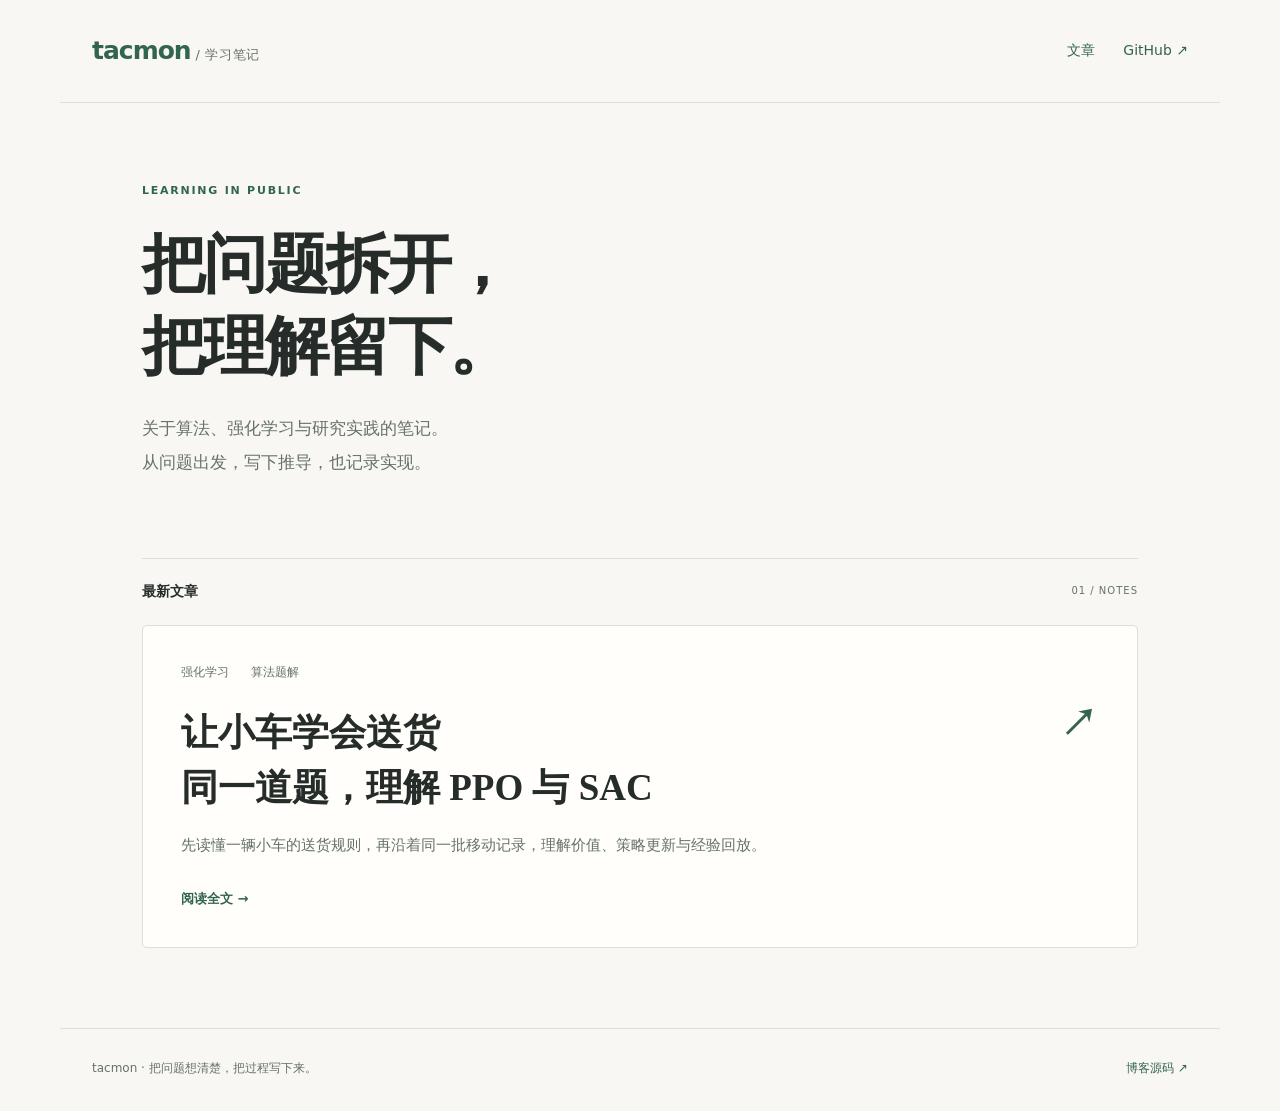
<file: index.html>
<!doctype html>
<html lang="zh-CN"><head><meta charset="utf-8"><meta name="viewport" content="width=device-width, initial-scale=1">
<title>学习笔记 · tacmon</title><meta name="description" content="一道完整的随机送货题，两种学习解法。从同一辆小车的交互记录推导价值函数、PPO 与 SAC。">
<meta name="theme-color" content="#f8f7f3"><link rel="canonical" href="https://tacmon.github.io/">
<meta property="og:title" content="学习笔记"><meta property="og:description" content="一道完整的随机送货题，两种学习解法。从同一辆小车的交互记录推导价值函数、PPO 与 SAC。"><meta property="og:type" content="website"><meta property="og:url" content="https://tacmon.github.io/">
<link rel="icon" href="/assets/favicon.svg" type="image/svg+xml"><link rel="stylesheet" href="/assets/style.css"></head><body>
<a class="skip" href="#main">跳到正文</a><header class="site-header"><a class="brand" href="/">tacmon<span> / 学习笔记</span></a><nav aria-label="主导航"><a href="/">文章</a><a href="https://github.com/tacmon">GitHub ↗</a></nav></header>
<main id="main" class="home"><section class="home-intro"><p class="eyebrow">LEARNING IN PUBLIC</p><h1>把问题拆开，<br>把理解留下。</h1><p class="lead">关于算法、强化学习与研究实践的笔记。<br>从问题出发，写下推导，也记录实现。</p></section>
<section class="posts" aria-labelledby="posts-title"><div class="section-label"><h2 id="posts-title">最新文章</h2><span>01 / NOTES</span></div><a class="post-card" href="/posts/sac-ppo/"><div class="post-meta"><span>强化学习</span><span>算法题解</span></div><h2>让小车学会送货<br>同一道题，理解 PPO 与 SAC <span class="arrow">↗</span></h2><p>先读懂一辆小车的送货规则，再沿着同一批移动记录，理解价值、策略更新与经验回放。</p><span class="read-link">阅读全文 →</span></a></section></main>
<footer class="site-footer"><span>tacmon · 把问题想清楚，把过程写下来。</span><a href="https://github.com/tacmon/tacmon.github.io">博客源码 ↗</a></footer></body></html>
</file>
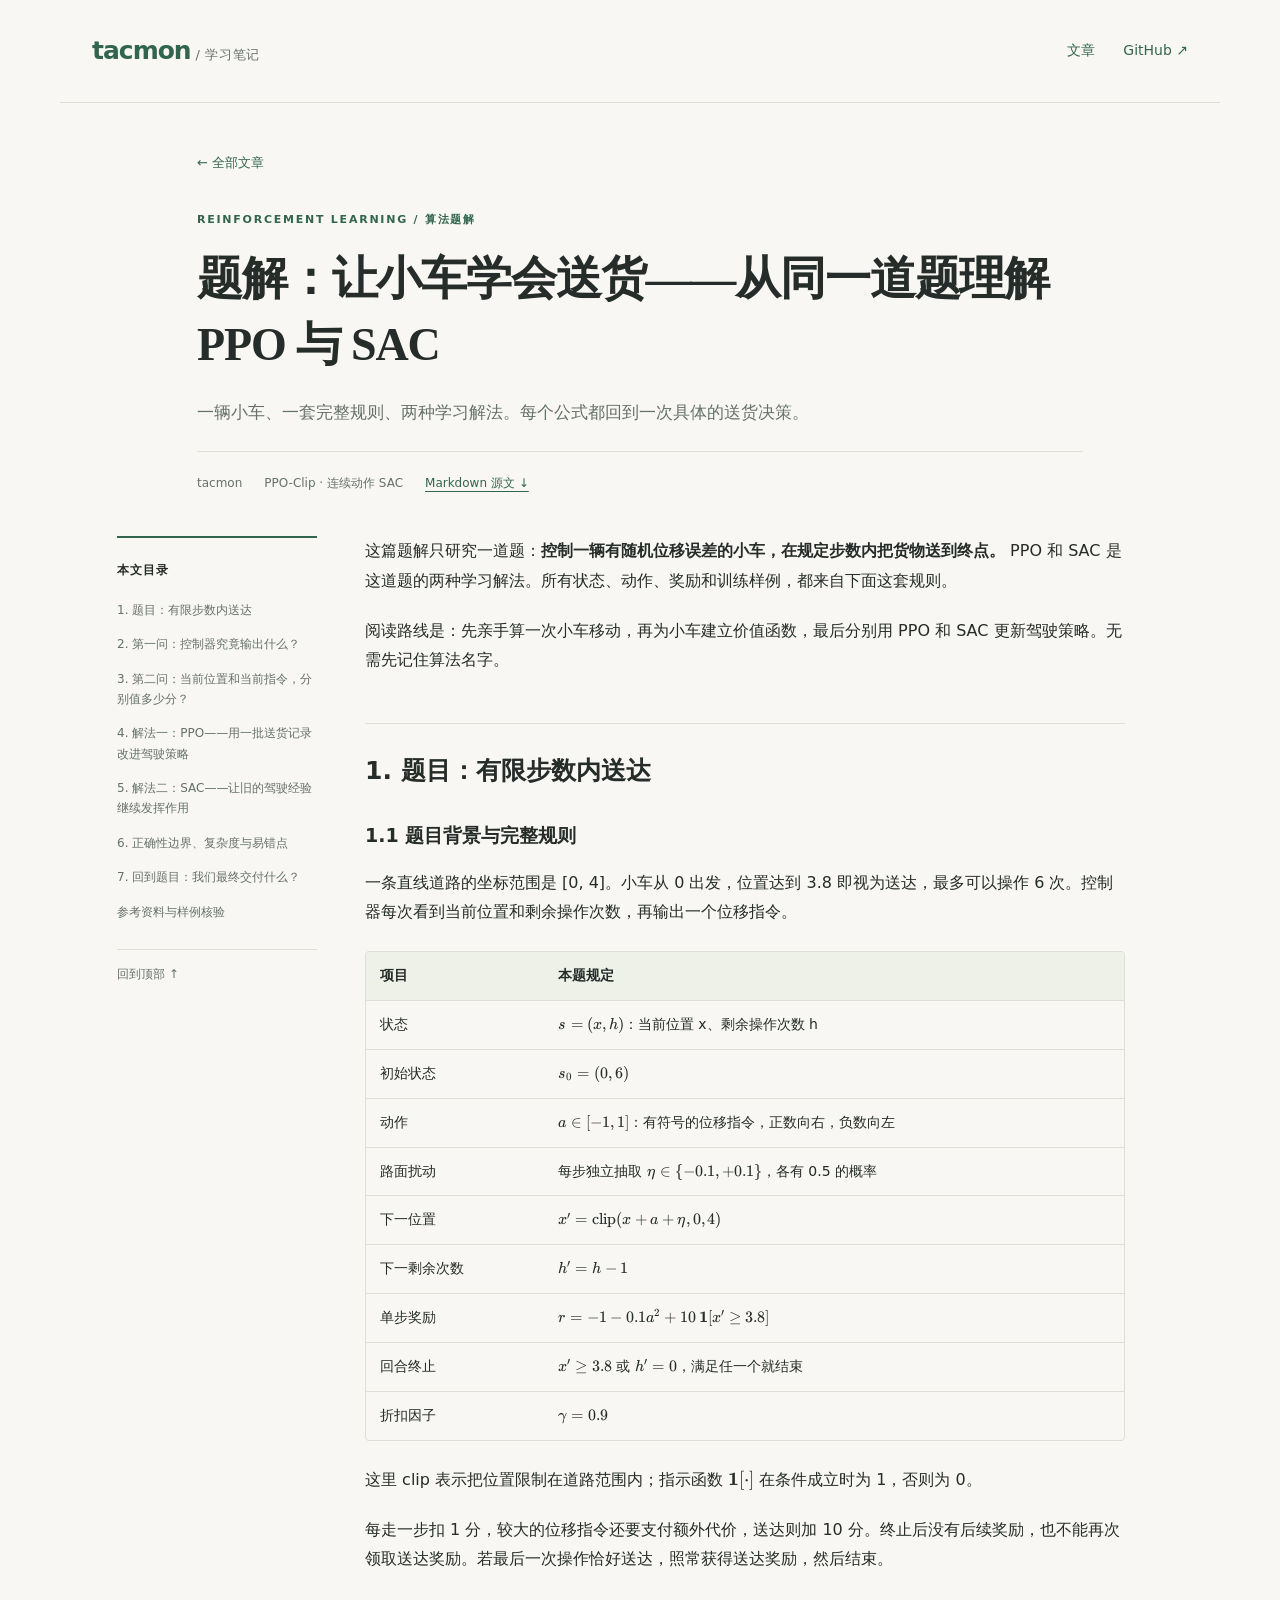
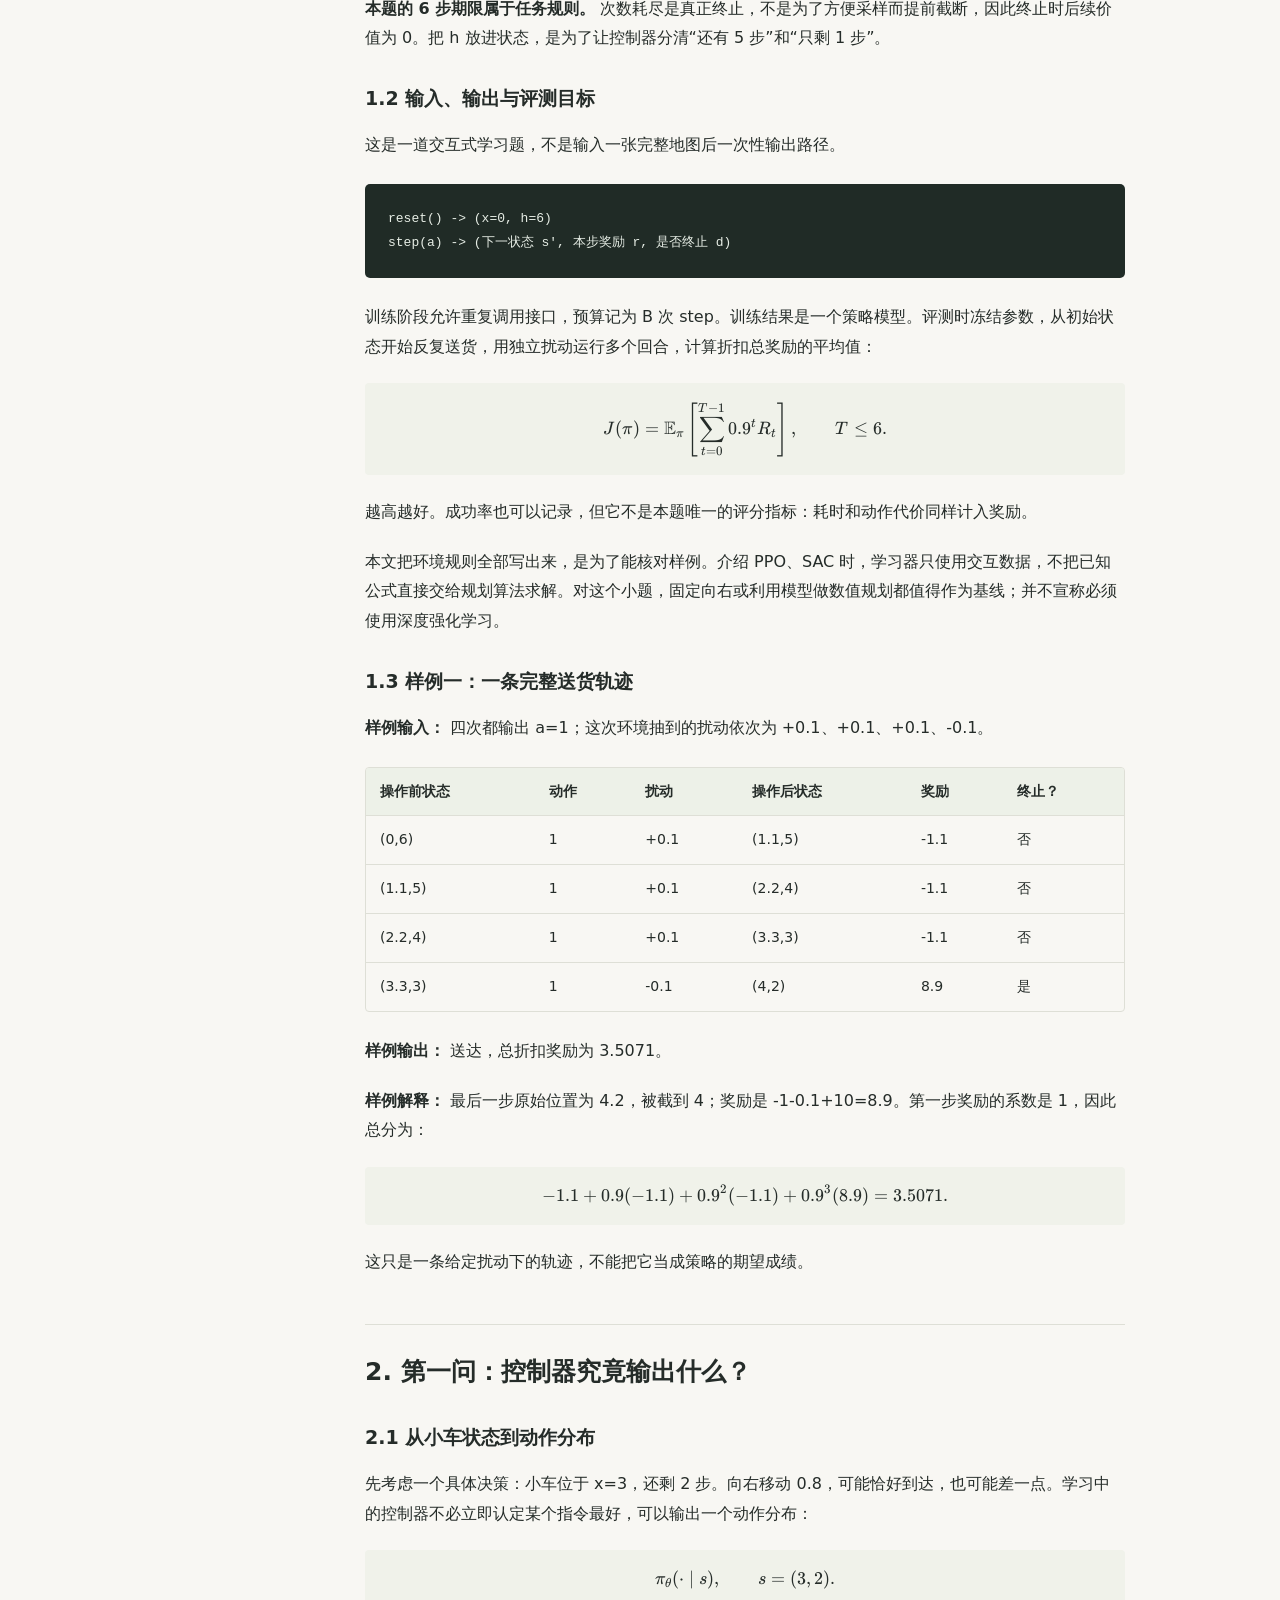
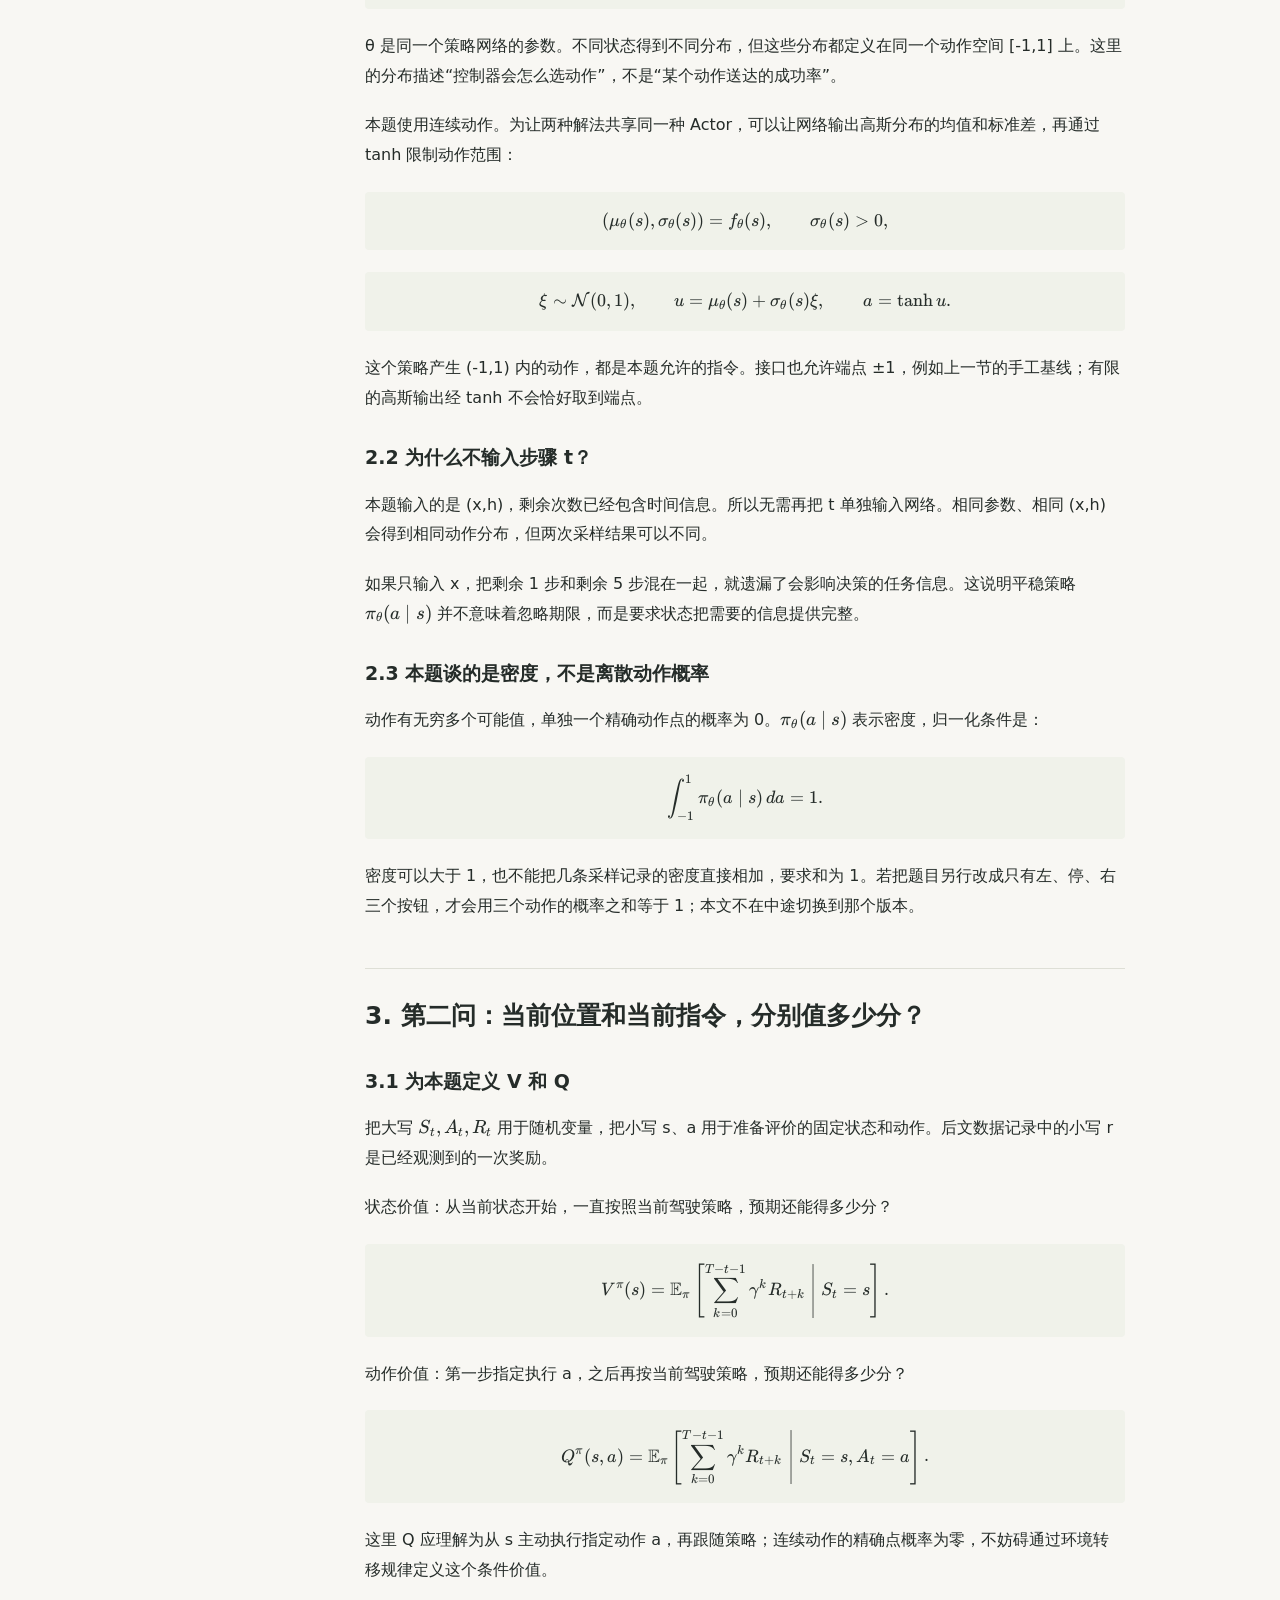
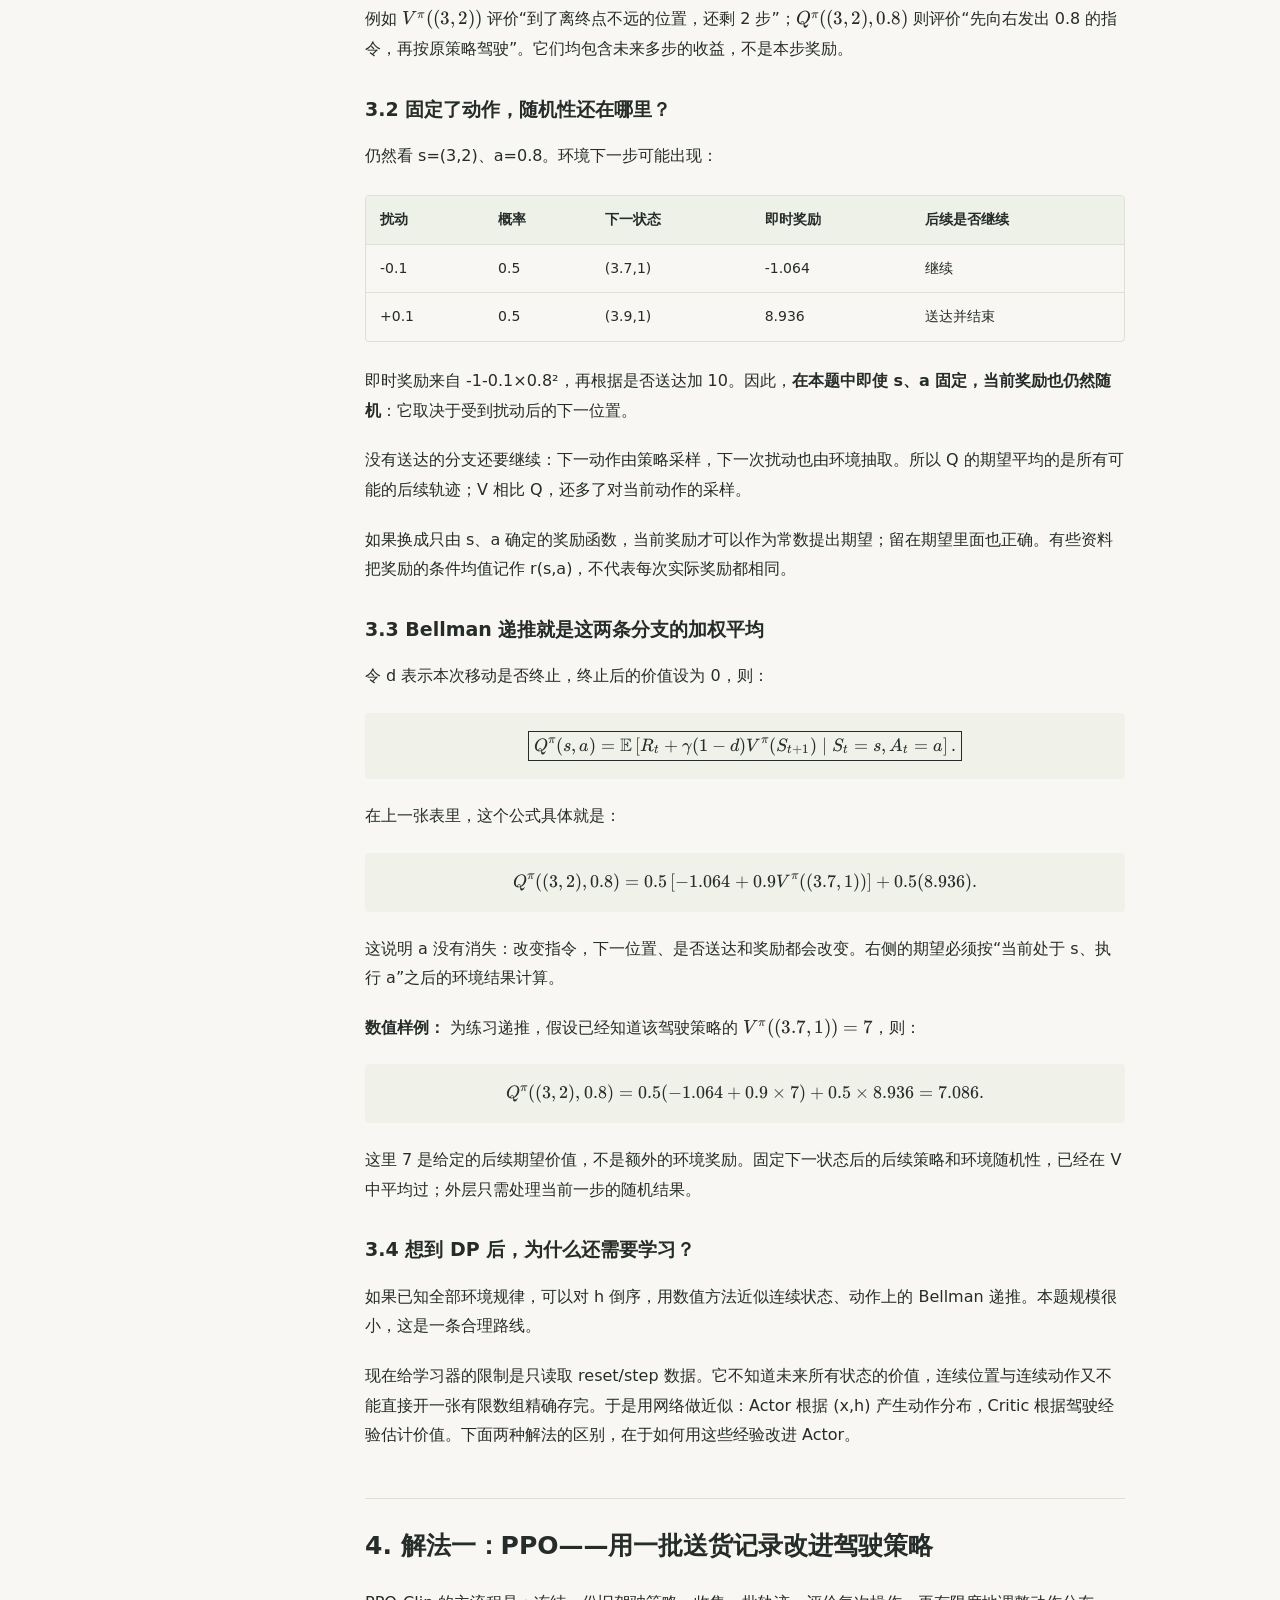
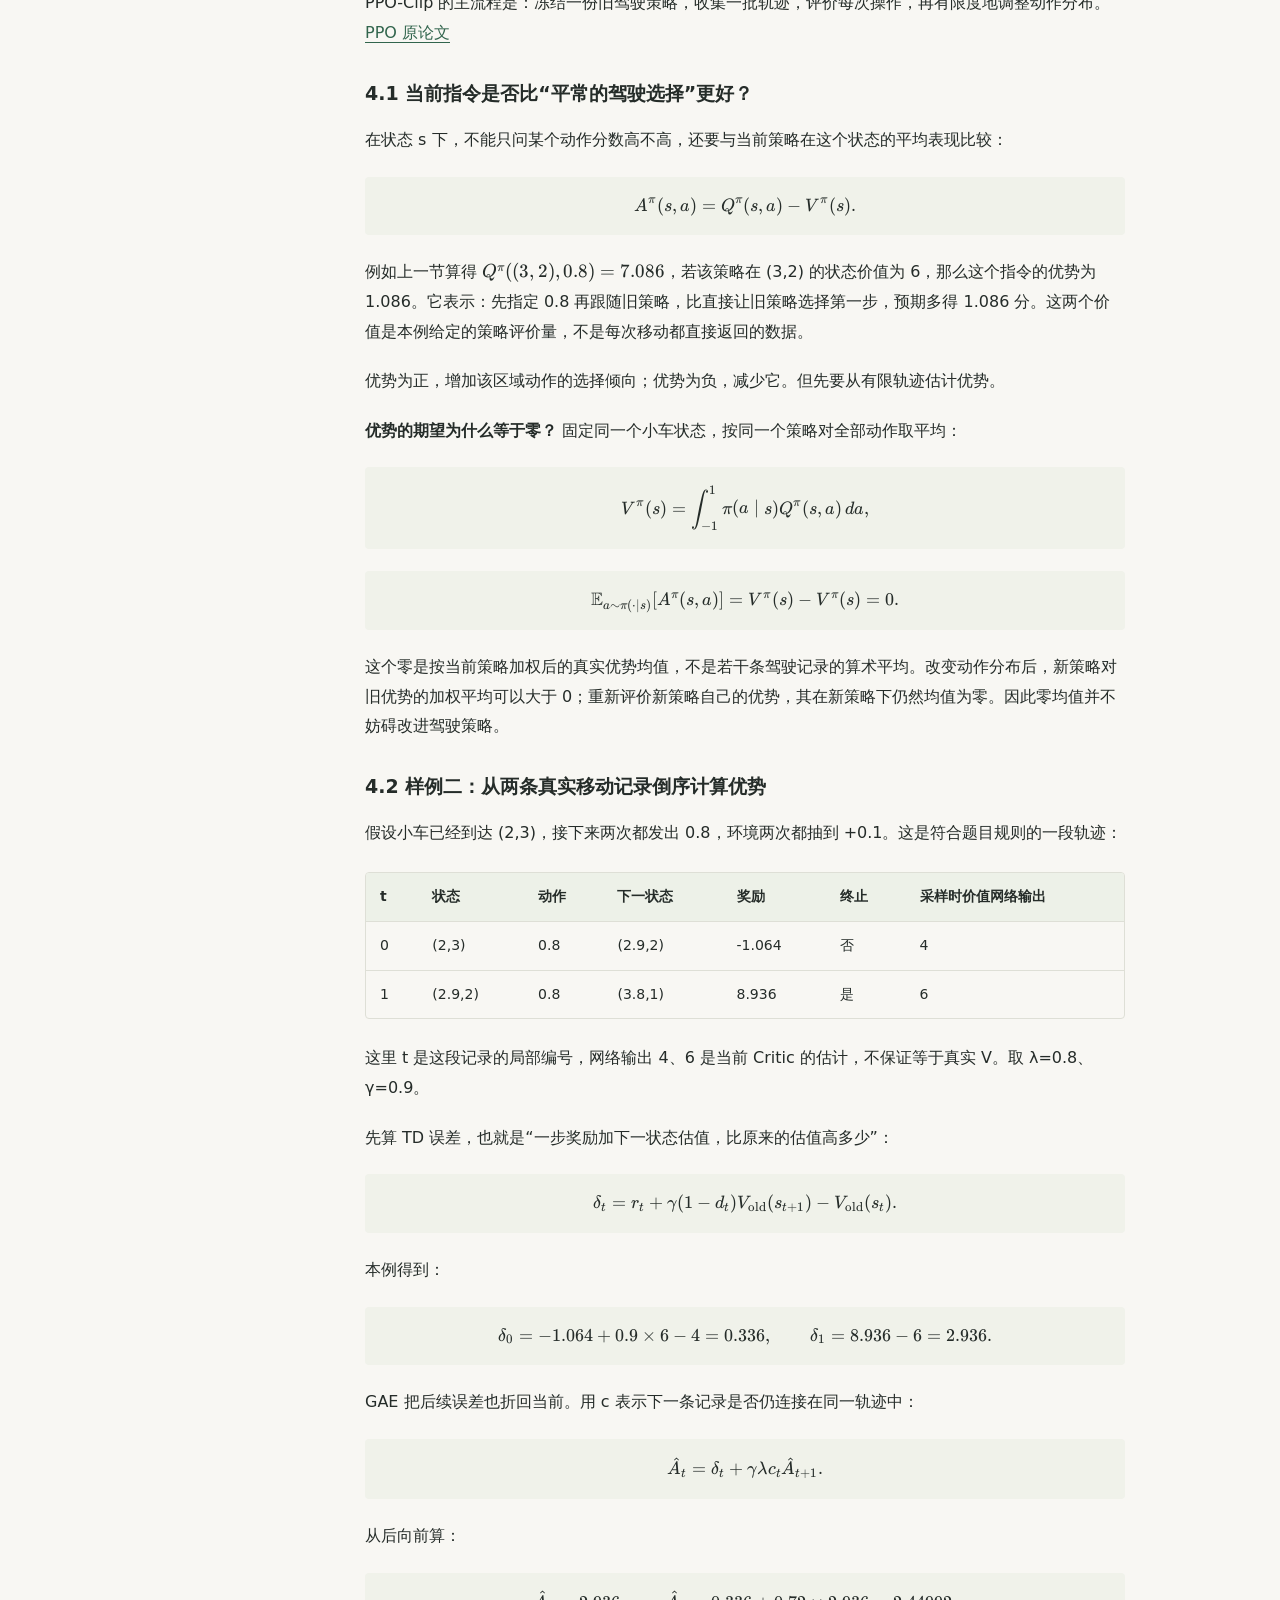
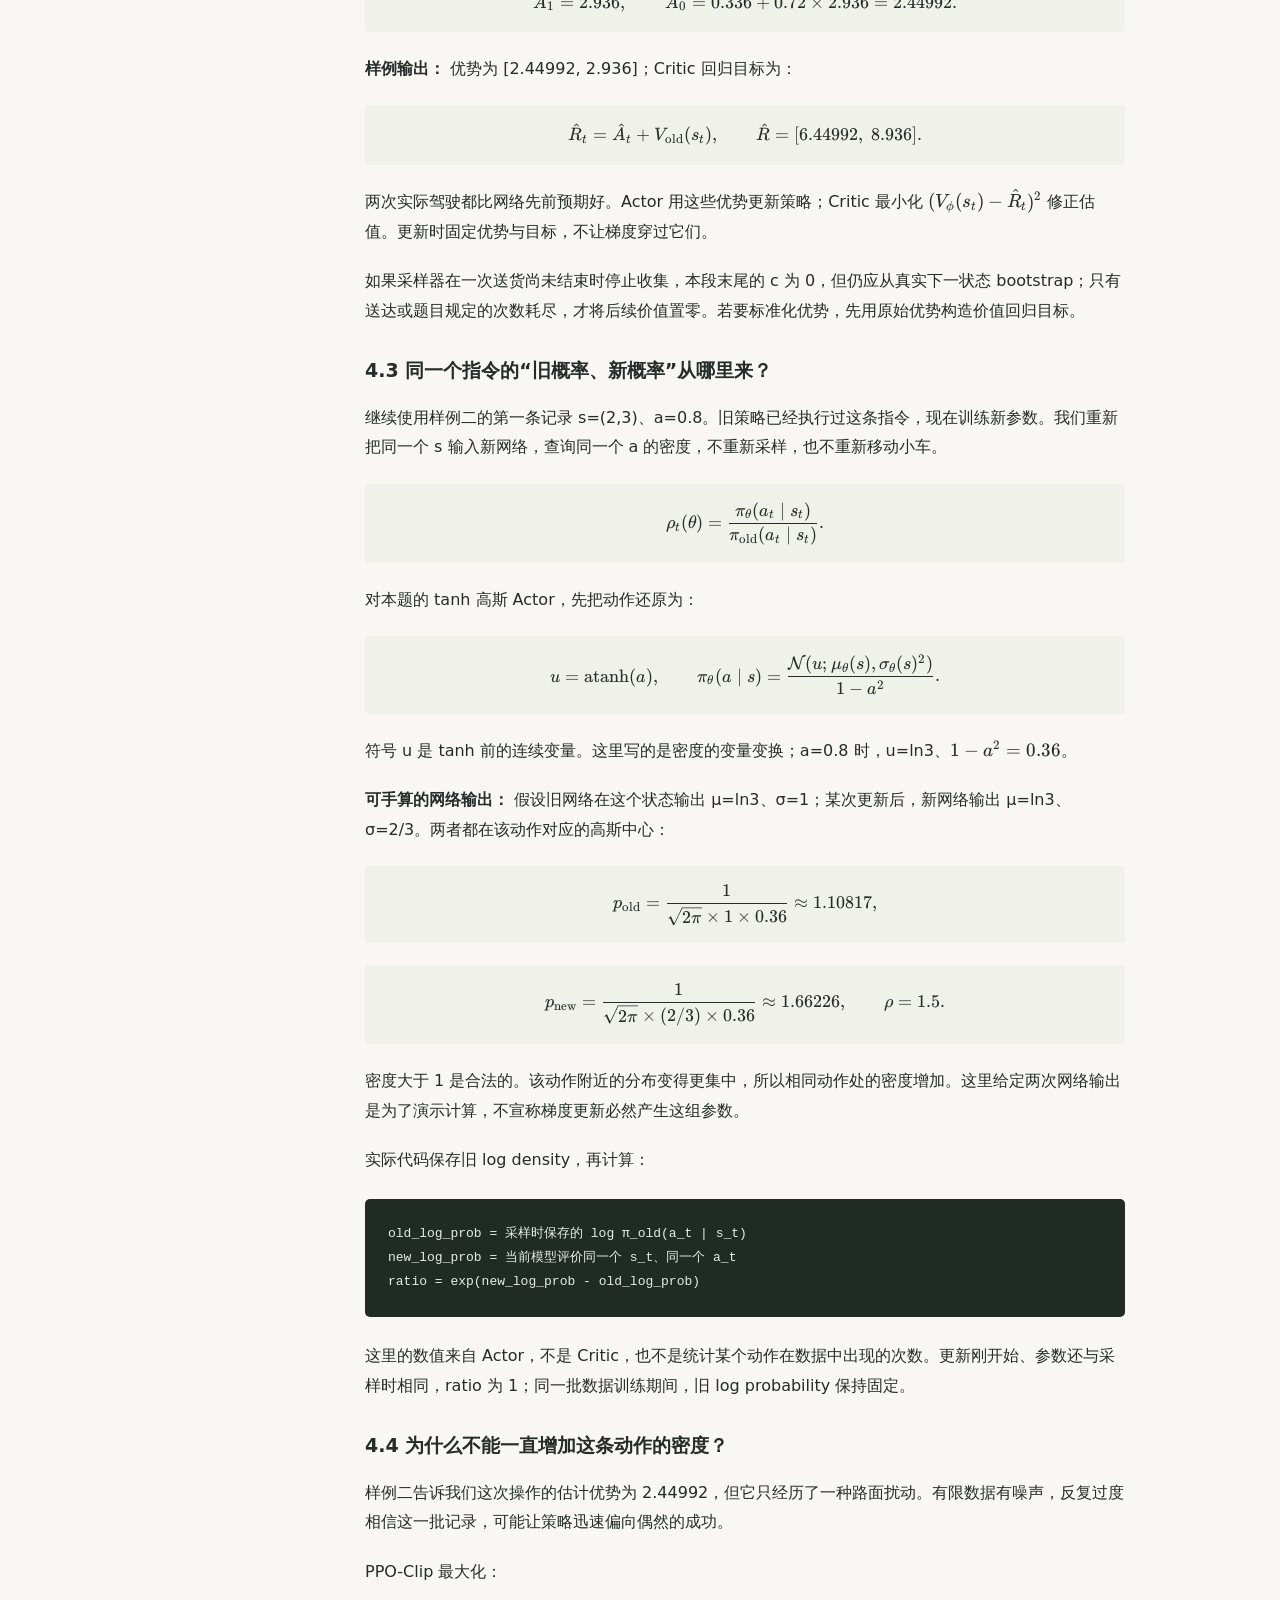
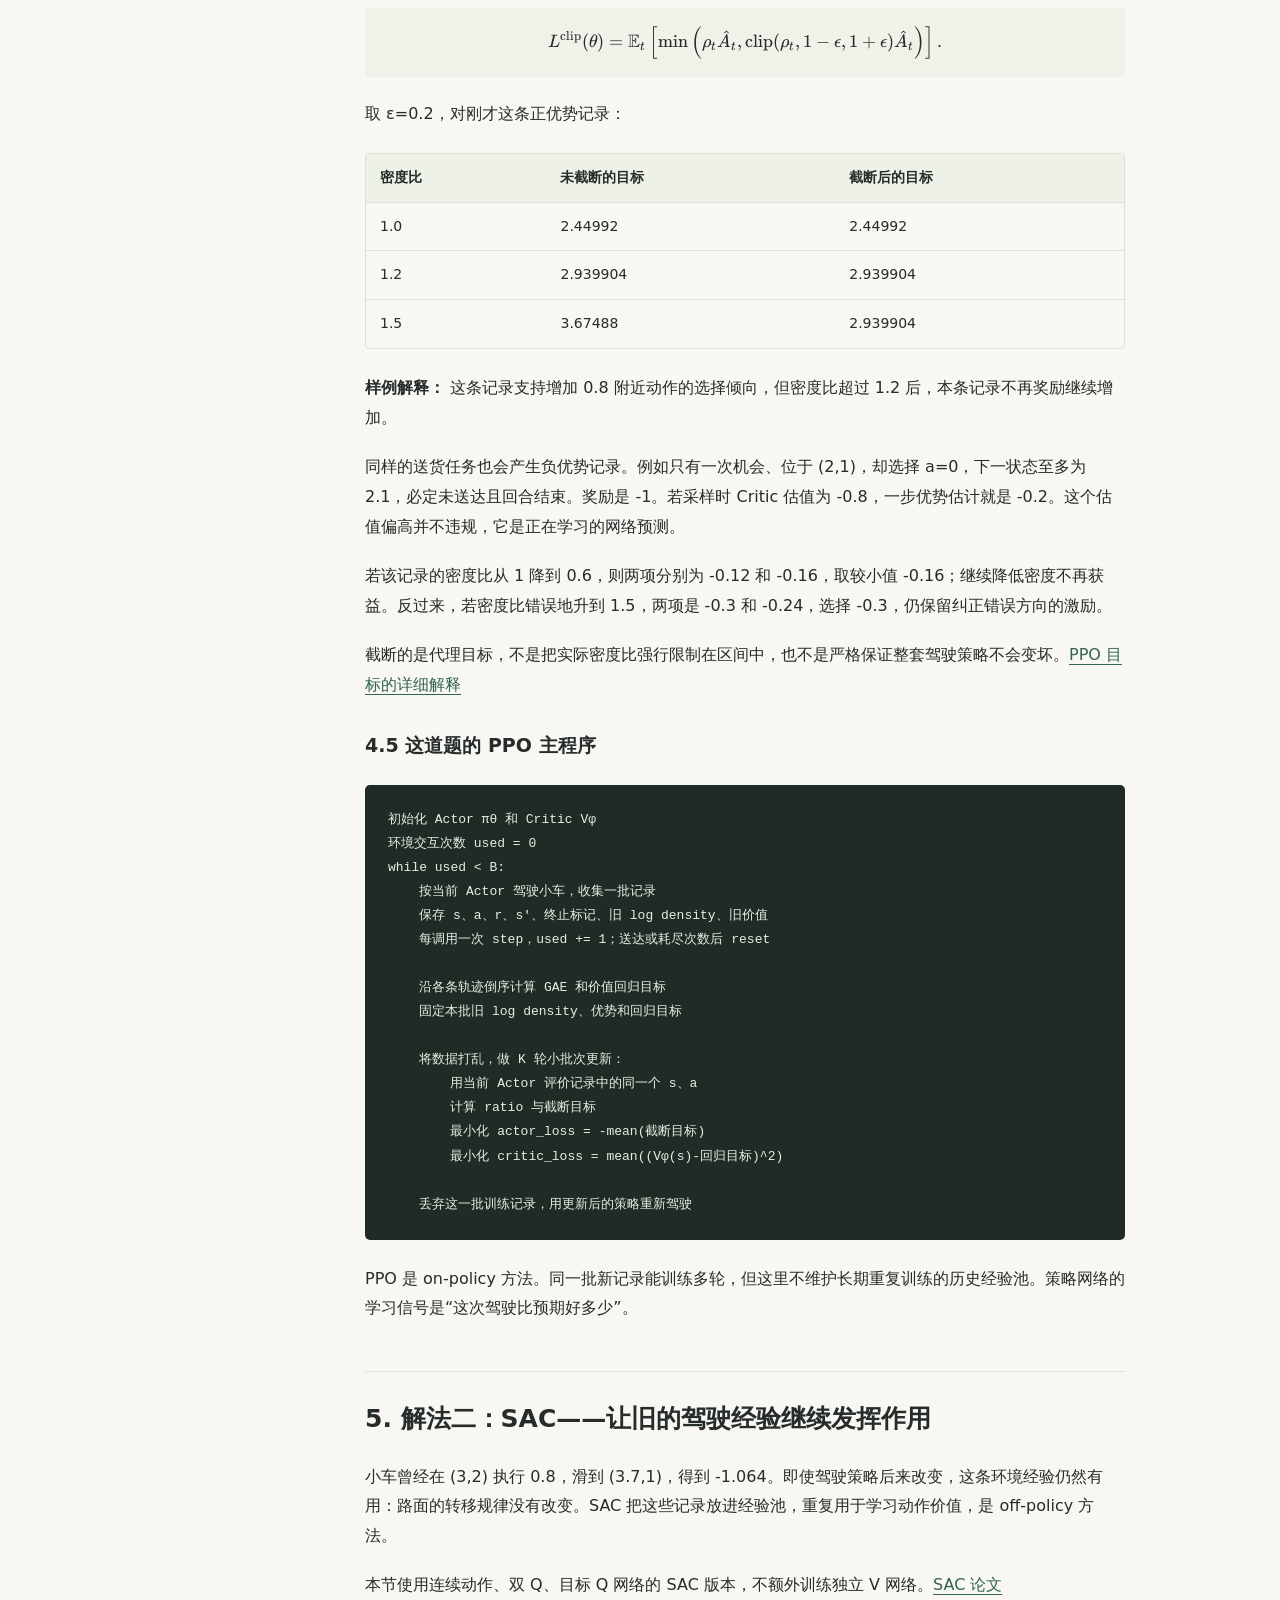
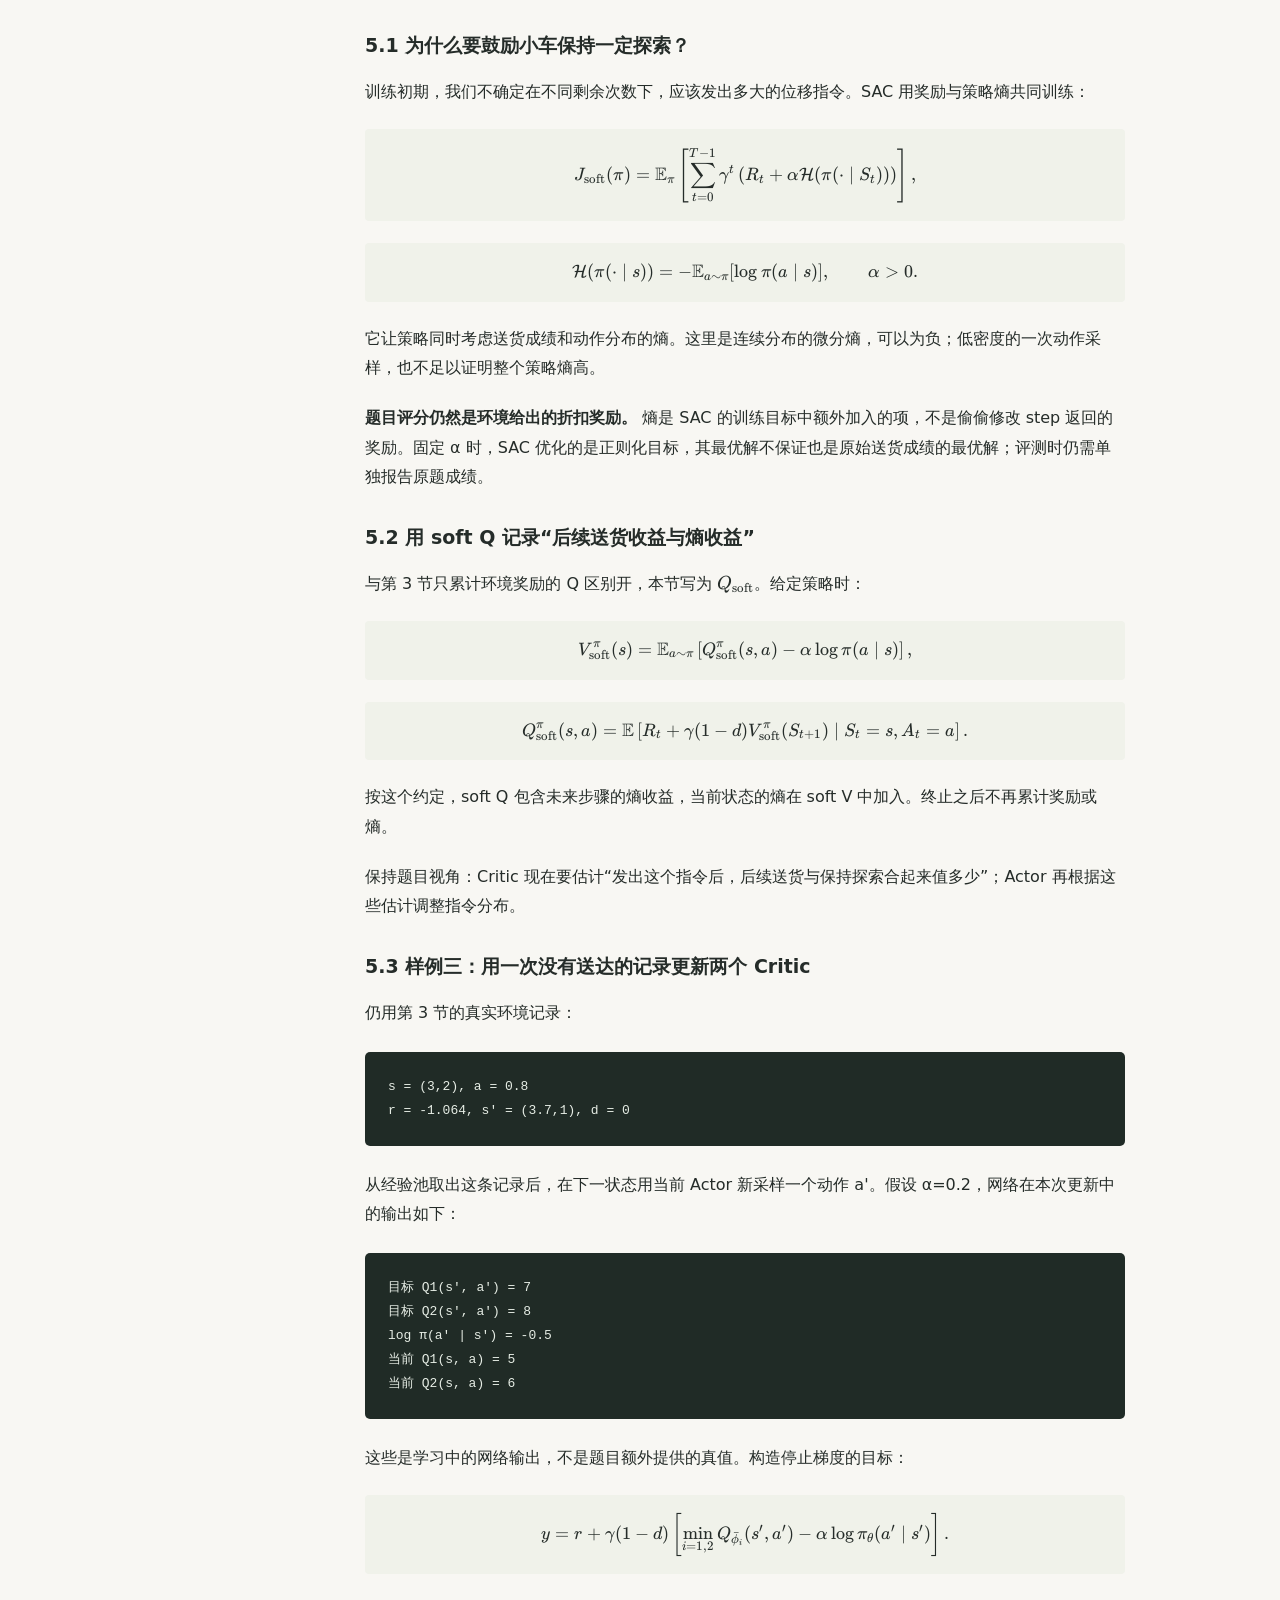
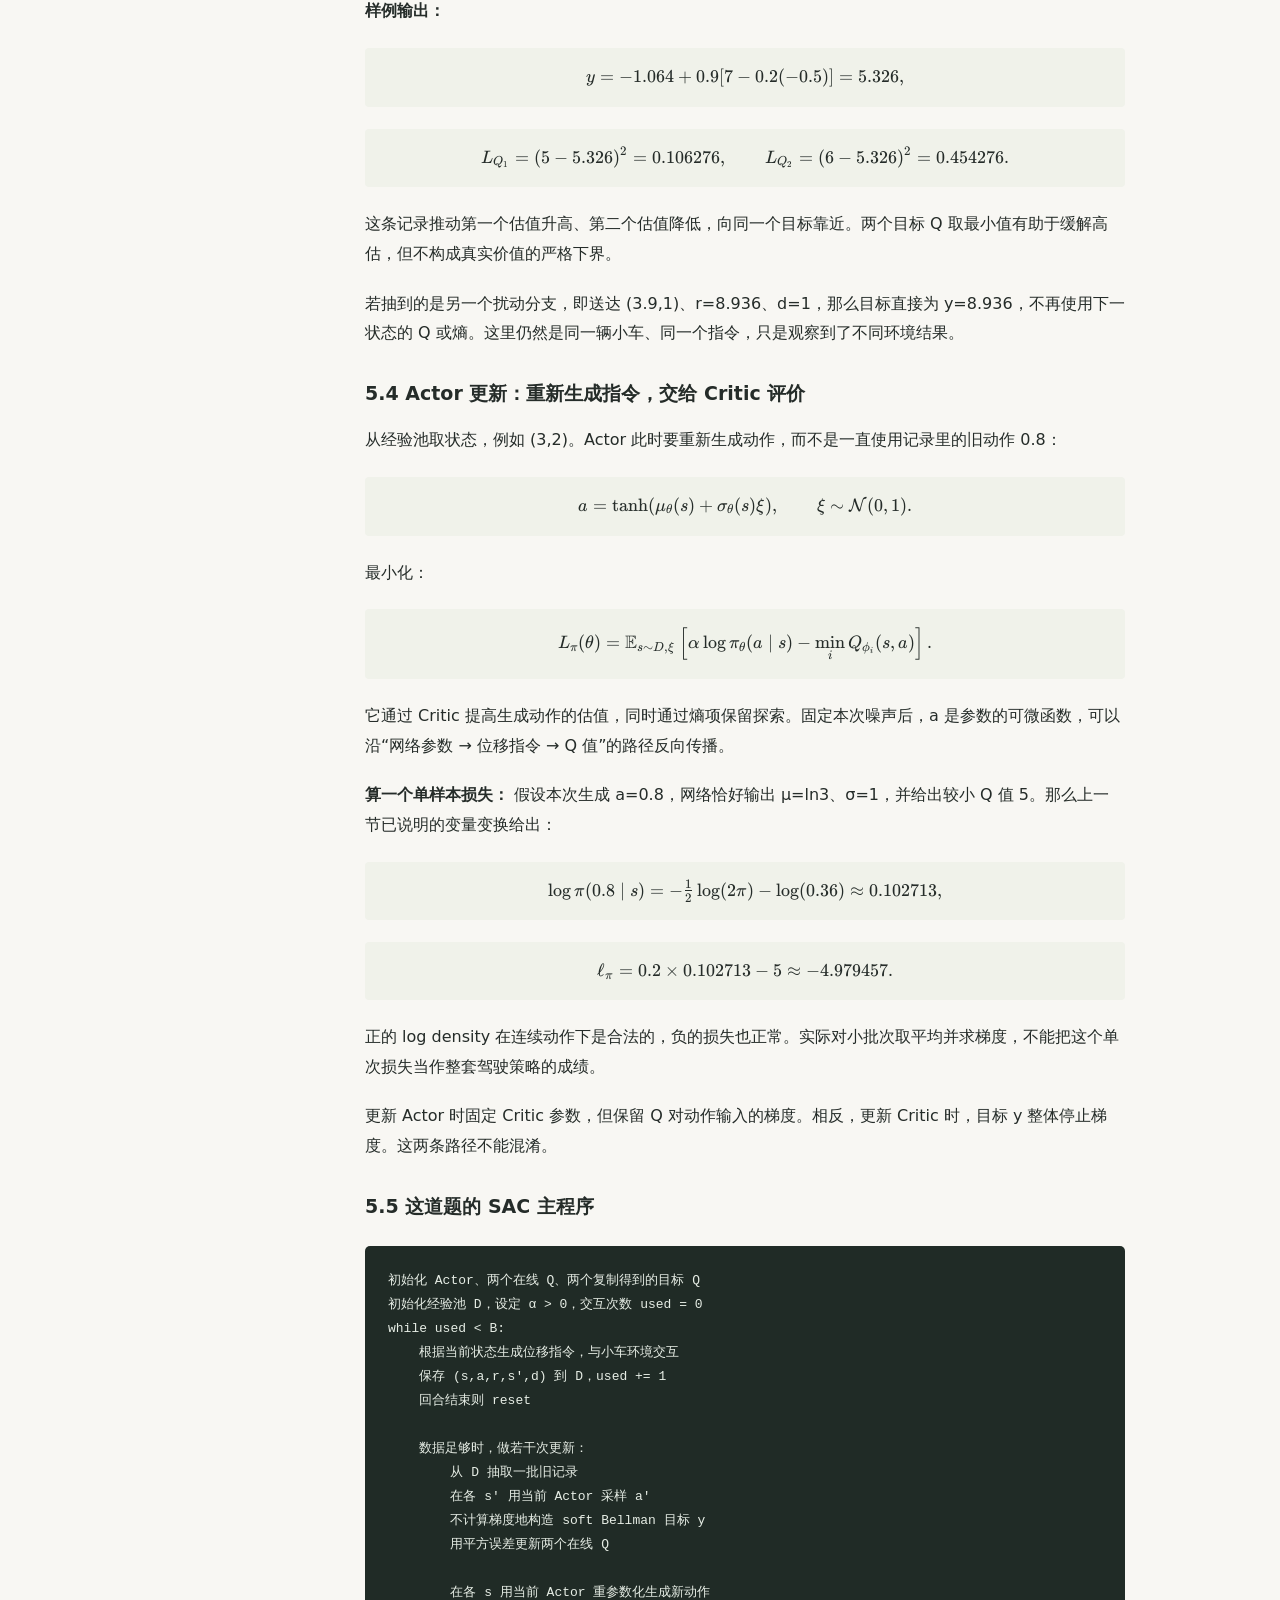
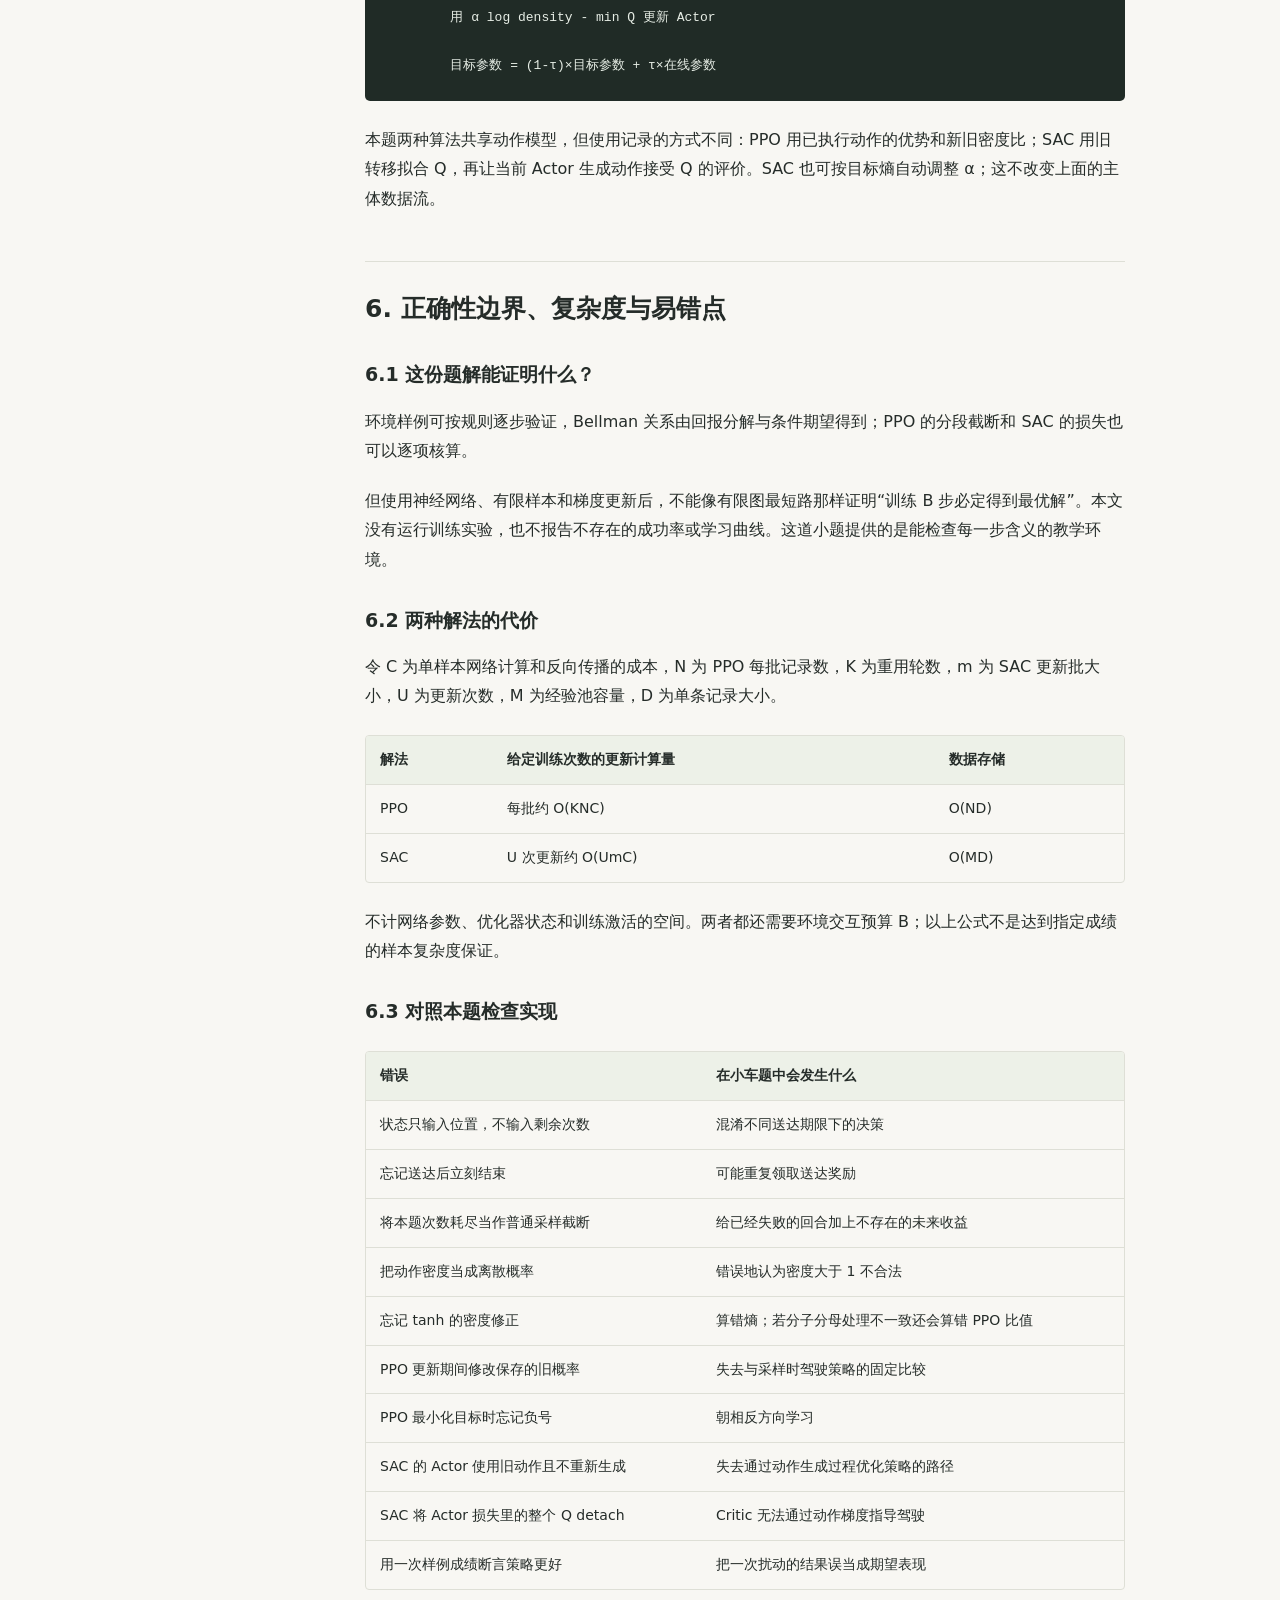
<file: posts/sac-ppo/index.html>
<!doctype html>
<html lang="zh-CN"><head><meta charset="utf-8"><meta name="viewport" content="width=device-width, initial-scale=1">
<title>题解：让小车学会送货——从同一道题理解 PPO 与 SAC · tacmon</title><meta name="description" content="一道完整的随机送货题，两种学习解法。从同一辆小车的交互记录推导价值函数、PPO 与 SAC。">
<meta name="theme-color" content="#f8f7f3"><link rel="canonical" href="https://tacmon.github.io/posts/sac-ppo/">
<meta property="og:title" content="题解：让小车学会送货——从同一道题理解 PPO 与 SAC"><meta property="og:description" content="一道完整的随机送货题，两种学习解法。从同一辆小车的交互记录推导价值函数、PPO 与 SAC。"><meta property="og:type" content="article"><meta property="og:url" content="https://tacmon.github.io/posts/sac-ppo/">
<link rel="icon" href="/assets/favicon.svg" type="image/svg+xml"><link rel="stylesheet" href="/assets/style.css"><link rel="stylesheet" href="/assets/katex/katex.min.css"><script defer src="/assets/katex/katex.min.js"></script><script defer src="/assets/math.js"></script></head><body>
<a class="skip" href="#main">跳到正文</a><header class="site-header"><a class="brand" href="/">tacmon<span> / 学习笔记</span></a><nav aria-label="主导航"><a href="/">文章</a><a href="https://github.com/tacmon">GitHub ↗</a></nav></header>
<main id="main"><div class="article-header"><a class="back" href="/">← 全部文章</a><p class="eyebrow">REINFORCEMENT LEARNING / 算法题解</p><h1>题解：让小车学会送货——从同一道题理解 PPO 与 SAC</h1><p class="lead">一辆小车、一套完整规则、两种学习解法。每个公式都回到一次具体的送货决策。</p><div class="post-meta"><span>tacmon</span><span>PPO-Clip · 连续动作 SAC</span><a href="/content/sac-ppo.md">Markdown 源文 ↓</a></div></div>
<div class="reading-layout"><aside class="toc" aria-label="文章目录"><p>本文目录</p><a href="#section-1">1. 题目：有限步数内送达</a><a href="#section-2">2. 第一问：控制器究竟输出什么？</a><a href="#section-3">3. 第二问：当前位置和当前指令，分别值多少分？</a><a href="#section-4">4. 解法一：PPO——用一批送货记录改进驾驶策略</a><a href="#section-5">5. 解法二：SAC——让旧的驾驶经验继续发挥作用</a><a href="#section-6">6. 正确性边界、复杂度与易错点</a><a href="#section-7">7. 回到题目：我们最终交付什么？</a><a href="#section-8">参考资料与样例核验</a><a class="back-top" href="#main">回到顶部 ↑</a></aside><article class="prose"><p>这篇题解只研究一道题：<strong>控制一辆有随机位移误差的小车，在规定步数内把货物送到终点。</strong> PPO 和 SAC 是这道题的两种学习解法。所有状态、动作、奖励和训练样例，都来自下面这套规则。</p>
<p>阅读路线是：先亲手算一次小车移动，再为小车建立价值函数，最后分别用 PPO 和 SAC 更新驾驶策略。无需先记住算法名字。</p>
<h2 id="section-1">1. 题目：有限步数内送达</h2>
<h3>1.1 题目背景与完整规则</h3>
<p>一条直线道路的坐标范围是 [0, 4]。小车从 0 出发，位置达到 3.8 即视为送达，最多可以操作 6 次。控制器每次看到当前位置和剩余操作次数，再输出一个位移指令。</p>
<div class="table-wrap"><table>
<thead>
<tr>
<th>项目</th>
<th>本题规定</th>
</tr>
</thead>
<tbody>
<tr>
<td>状态</td>
<td><span class="math inline" data-tex="s=(x,h)">s=(x,h)</span>：当前位置 x、剩余操作次数 h</td>
</tr>
<tr>
<td>初始状态</td>
<td><span class="math inline" data-tex="s_0=(0,6)">s_0=(0,6)</span></td>
</tr>
<tr>
<td>动作</td>
<td><span class="math inline" data-tex="a\in[-1,1]">a\in[-1,1]</span>：有符号的位移指令，正数向右，负数向左</td>
</tr>
<tr>
<td>路面扰动</td>
<td>每步独立抽取 <span class="math inline" data-tex="\eta\in\{-0.1,+0.1\}">\eta\in\{-0.1,+0.1\}</span>，各有 0.5 的概率</td>
</tr>
<tr>
<td>下一位置</td>
<td><span class="math inline" data-tex="x&#x27;=\operatorname{clip}(x+a+\eta,0,4)">x&#x27;=\operatorname{clip}(x+a+\eta,0,4)</span></td>
</tr>
<tr>
<td>下一剩余次数</td>
<td><span class="math inline" data-tex="h&#x27;=h-1">h&#x27;=h-1</span></td>
</tr>
<tr>
<td>单步奖励</td>
<td><span class="math inline" data-tex="r=-1-0.1a^2+10\,\mathbf1[x&#x27;\ge3.8]">r=-1-0.1a^2+10\,\mathbf1[x&#x27;\ge3.8]</span></td>
</tr>
<tr>
<td>回合终止</td>
<td><span class="math inline" data-tex="x&#x27;\ge3.8">x&#x27;\ge3.8</span> 或 <span class="math inline" data-tex="h&#x27;=0">h&#x27;=0</span>，满足任一个就结束</td>
</tr>
<tr>
<td>折扣因子</td>
<td><span class="math inline" data-tex="\gamma=0.9">\gamma=0.9</span></td>
</tr>
</tbody>
</table></div>
<p>这里 clip 表示把位置限制在道路范围内；指示函数 <span class="math inline" data-tex="\mathbf1[\cdot]">\mathbf1[\cdot]</span> 在条件成立时为 1，否则为 0。</p>
<p>每走一步扣 1 分，较大的位移指令还要支付额外代价，送达则加 10 分。终止后没有后续奖励，也不能再次领取送达奖励。若最后一次操作恰好送达，照常获得送达奖励，然后结束。</p>
<p><strong>本题的 6 步期限属于任务规则。</strong> 次数耗尽是真正终止，不是为了方便采样而提前截断，因此终止时后续价值为 0。把 h 放进状态，是为了让控制器分清“还有 5 步”和“只剩 1 步”。</p>
<h3>1.2 输入、输出与评测目标</h3>
<p>这是一道交互式学习题，不是输入一张完整地图后一次性输出路径。</p>
<pre><code class="language-text">reset() -&gt; (x=0, h=6)
step(a) -&gt; (下一状态 s', 本步奖励 r, 是否终止 d)
</code></pre>
<p>训练阶段允许重复调用接口，预算记为 B 次 step。训练结果是一个策略模型。评测时冻结参数，从初始状态开始反复送货，用独立扰动运行多个回合，计算折扣总奖励的平均值：</p>
<div class="math display" data-tex="J(\pi)=\mathbb E_\pi\left[\sum_{t=0}^{T-1}0.9^tR_t\right],\qquad T\le6.">J(\pi)=\mathbb E_\pi\left[\sum_{t=0}^{T-1}0.9^tR_t\right],\qquad T\le6.</div>
<p>越高越好。成功率也可以记录，但它不是本题唯一的评分指标：耗时和动作代价同样计入奖励。</p>
<p>本文把环境规则全部写出来，是为了能核对样例。介绍 PPO、SAC 时，学习器只使用交互数据，不把已知公式直接交给规划算法求解。对这个小题，固定向右或利用模型做数值规划都值得作为基线；并不宣称必须使用深度强化学习。</p>
<h3>1.3 样例一：一条完整送货轨迹</h3>
<p><strong>样例输入：</strong> 四次都输出 a=1；这次环境抽到的扰动依次为 +0.1、+0.1、+0.1、-0.1。</p>
<div class="table-wrap"><table>
<thead>
<tr>
<th>操作前状态</th>
<th>动作</th>
<th>扰动</th>
<th>操作后状态</th>
<th>奖励</th>
<th>终止？</th>
</tr>
</thead>
<tbody>
<tr>
<td>(0,6)</td>
<td>1</td>
<td>+0.1</td>
<td>(1.1,5)</td>
<td>-1.1</td>
<td>否</td>
</tr>
<tr>
<td>(1.1,5)</td>
<td>1</td>
<td>+0.1</td>
<td>(2.2,4)</td>
<td>-1.1</td>
<td>否</td>
</tr>
<tr>
<td>(2.2,4)</td>
<td>1</td>
<td>+0.1</td>
<td>(3.3,3)</td>
<td>-1.1</td>
<td>否</td>
</tr>
<tr>
<td>(3.3,3)</td>
<td>1</td>
<td>-0.1</td>
<td>(4,2)</td>
<td>8.9</td>
<td>是</td>
</tr>
</tbody>
</table></div>
<p><strong>样例输出：</strong> 送达，总折扣奖励为 3.5071。</p>
<p><strong>样例解释：</strong> 最后一步原始位置为 4.2，被截到 4；奖励是 -1-0.1+10=8.9。第一步奖励的系数是 1，因此总分为：</p>
<div class="math display" data-tex="-1.1+0.9(-1.1)+0.9^2(-1.1)+0.9^3(8.9)=3.5071.">-1.1+0.9(-1.1)+0.9^2(-1.1)+0.9^3(8.9)=3.5071.</div>
<p>这只是一条给定扰动下的轨迹，不能把它当成策略的期望成绩。</p>
<h2 id="section-2">2. 第一问：控制器究竟输出什么？</h2>
<h3>2.1 从小车状态到动作分布</h3>
<p>先考虑一个具体决策：小车位于 x=3，还剩 2 步。向右移动 0.8，可能恰好到达，也可能差一点。学习中的控制器不必立即认定某个指令最好，可以输出一个动作分布：</p>
<div class="math display" data-tex="\pi_\theta(\cdot\mid s),\qquad s=(3,2).">\pi_\theta(\cdot\mid s),\qquad s=(3,2).</div>
<p>θ 是同一个策略网络的参数。不同状态得到不同分布，但这些分布都定义在同一个动作空间 [-1,1] 上。这里的分布描述“控制器会怎么选动作”，不是“某个动作送达的成功率”。</p>
<p>本题使用连续动作。为让两种解法共享同一种 Actor，可以让网络输出高斯分布的均值和标准差，再通过 tanh 限制动作范围：</p>
<div class="math display" data-tex="(\mu_\theta(s),\sigma_\theta(s))=f_\theta(s),\qquad\sigma_\theta(s)&gt;0,">(\mu_\theta(s),\sigma_\theta(s))=f_\theta(s),\qquad\sigma_\theta(s)&gt;0,</div>
<div class="math display" data-tex="\xi\sim\mathcal N(0,1),\qquad u=\mu_\theta(s)+\sigma_\theta(s)\xi,\qquad a=\tanh u.">\xi\sim\mathcal N(0,1),\qquad u=\mu_\theta(s)+\sigma_\theta(s)\xi,\qquad a=\tanh u.</div>
<p>这个策略产生 (-1,1) 内的动作，都是本题允许的指令。接口也允许端点 ±1，例如上一节的手工基线；有限的高斯输出经 tanh 不会恰好取到端点。</p>
<h3>2.2 为什么不输入步骤 t？</h3>
<p>本题输入的是 (x,h)，剩余次数已经包含时间信息。所以无需再把 t 单独输入网络。相同参数、相同 (x,h) 会得到相同动作分布，但两次采样结果可以不同。</p>
<p>如果只输入 x，把剩余 1 步和剩余 5 步混在一起，就遗漏了会影响决策的任务信息。这说明平稳策略 <span class="math inline" data-tex="\pi_\theta(a\mid s)">\pi_\theta(a\mid s)</span> 并不意味着忽略期限，而是要求状态把需要的信息提供完整。</p>
<h3>2.3 本题谈的是密度，不是离散动作概率</h3>
<p>动作有无穷多个可能值，单独一个精确动作点的概率为 0。<span class="math inline" data-tex="\pi_\theta(a\mid s)">\pi_\theta(a\mid s)</span> 表示密度，归一化条件是：</p>
<div class="math display" data-tex="\int_{-1}^{1}\pi_\theta(a\mid s)\,da=1.">\int_{-1}^{1}\pi_\theta(a\mid s)\,da=1.</div>
<p>密度可以大于 1，也不能把几条采样记录的密度直接相加，要求和为 1。若把题目另行改成只有左、停、右三个按钮，才会用三个动作的概率之和等于 1；本文不在中途切换到那个版本。</p>
<h2 id="section-3">3. 第二问：当前位置和当前指令，分别值多少分？</h2>
<h3>3.1 为本题定义 V 和 Q</h3>
<p>把大写 <span class="math inline" data-tex="S_t,A_t,R_t">S_t,A_t,R_t</span> 用于随机变量，把小写 s、a 用于准备评价的固定状态和动作。后文数据记录中的小写 r 是已经观测到的一次奖励。</p>
<p>状态价值：从当前状态开始，一直按照当前驾驶策略，预期还能得多少分？</p>
<div class="math display" data-tex="V^\pi(s)=\mathbb E_\pi\left[\sum_{k=0}^{T-t-1}\gamma^kR_{t+k}\;\middle|\;S_t=s\right].">V^\pi(s)=\mathbb E_\pi\left[\sum_{k=0}^{T-t-1}\gamma^kR_{t+k}\;\middle|\;S_t=s\right].</div>
<p>动作价值：第一步指定执行 a，之后再按当前驾驶策略，预期还能得多少分？</p>
<div class="math display" data-tex="Q^\pi(s,a)=\mathbb E_\pi\left[\sum_{k=0}^{T-t-1}\gamma^kR_{t+k}\;\middle|\;S_t=s,A_t=a\right].">Q^\pi(s,a)=\mathbb E_\pi\left[\sum_{k=0}^{T-t-1}\gamma^kR_{t+k}\;\middle|\;S_t=s,A_t=a\right].</div>
<p>这里 Q 应理解为从 s 主动执行指定动作 a，再跟随策略；连续动作的精确点概率为零，不妨碍通过环境转移规律定义这个条件价值。</p>
<p>例如 <span class="math inline" data-tex="V^\pi((3,2))">V^\pi((3,2))</span> 评价“到了离终点不远的位置，还剩 2 步”；<span class="math inline" data-tex="Q^\pi((3,2),0.8)">Q^\pi((3,2),0.8)</span> 则评价“先向右发出 0.8 的指令，再按原策略驾驶”。它们均包含未来多步的收益，不是本步奖励。</p>
<h3>3.2 固定了动作，随机性还在哪里？</h3>
<p>仍然看 s=(3,2)、a=0.8。环境下一步可能出现：</p>
<div class="table-wrap"><table>
<thead>
<tr>
<th>扰动</th>
<th>概率</th>
<th>下一状态</th>
<th>即时奖励</th>
<th>后续是否继续</th>
</tr>
</thead>
<tbody>
<tr>
<td>-0.1</td>
<td>0.5</td>
<td>(3.7,1)</td>
<td>-1.064</td>
<td>继续</td>
</tr>
<tr>
<td>+0.1</td>
<td>0.5</td>
<td>(3.9,1)</td>
<td>8.936</td>
<td>送达并结束</td>
</tr>
</tbody>
</table></div>
<p>即时奖励来自 -1-0.1×0.8²，再根据是否送达加 10。因此，<strong>在本题中即使 s、a 固定，当前奖励也仍然随机</strong>：它取决于受到扰动后的下一位置。</p>
<p>没有送达的分支还要继续：下一动作由策略采样，下一次扰动也由环境抽取。所以 Q 的期望平均的是所有可能的后续轨迹；V 相比 Q，还多了对当前动作的采样。</p>
<p>如果换成只由 s、a 确定的奖励函数，当前奖励才可以作为常数提出期望；留在期望里面也正确。有些资料把奖励的条件均值记作 r(s,a)，不代表每次实际奖励都相同。</p>
<h3>3.3 Bellman 递推就是这两条分支的加权平均</h3>
<p>令 d 表示本次移动是否终止，终止后的价值设为 0，则：</p>
<div class="math display" data-tex="\boxed{Q^\pi(s,a)=\mathbb E\left[R_t+\gamma(1-d)V^\pi(S_{t+1})\;\middle|\;S_t=s,A_t=a\right].}">\boxed{Q^\pi(s,a)=\mathbb E\left[R_t+\gamma(1-d)V^\pi(S_{t+1})\;\middle|\;S_t=s,A_t=a\right].}</div>
<p>在上一张表里，这个公式具体就是：</p>
<div class="math display" data-tex="Q^\pi((3,2),0.8)
=0.5\left[-1.064+0.9V^\pi((3.7,1))\right]+0.5(8.936).">Q^\pi((3,2),0.8)
=0.5\left[-1.064+0.9V^\pi((3.7,1))\right]+0.5(8.936).</div>
<p>这说明 a 没有消失：改变指令，下一位置、是否送达和奖励都会改变。右侧的期望必须按“当前处于 s、执行 a”之后的环境结果计算。</p>
<p><strong>数值样例：</strong> 为练习递推，假设已经知道该驾驶策略的 <span class="math inline" data-tex="V^\pi((3.7,1))=7">V^\pi((3.7,1))=7</span>，则：</p>
<div class="math display" data-tex="Q^\pi((3,2),0.8)=0.5(-1.064+0.9\times7)+0.5\times8.936=7.086.">Q^\pi((3,2),0.8)=0.5(-1.064+0.9\times7)+0.5\times8.936=7.086.</div>
<p>这里 7 是给定的后续期望价值，不是额外的环境奖励。固定下一状态后的后续策略和环境随机性，已经在 V 中平均过；外层只需处理当前一步的随机结果。</p>
<h3>3.4 想到 DP 后，为什么还需要学习？</h3>
<p>如果已知全部环境规律，可以对 h 倒序，用数值方法近似连续状态、动作上的 Bellman 递推。本题规模很小，这是一条合理路线。</p>
<p>现在给学习器的限制是只读取 reset/step 数据。它不知道未来所有状态的价值，连续位置与连续动作又不能直接开一张有限数组精确存完。于是用网络做近似：Actor 根据 (x,h) 产生动作分布，Critic 根据驾驶经验估计价值。下面两种解法的区别，在于如何用这些经验改进 Actor。</p>
<h2 id="section-4">4. 解法一：PPO——用一批送货记录改进驾驶策略</h2>
<p>PPO-Clip 的主流程是：冻结一份旧驾驶策略，收集一批轨迹，评价每次操作，再有限度地调整动作分布。<a href="https://arxiv.org/abs/1707.06347">PPO 原论文</a></p>
<h3>4.1 当前指令是否比“平常的驾驶选择”更好？</h3>
<p>在状态 s 下，不能只问某个动作分数高不高，还要与当前策略在这个状态的平均表现比较：</p>
<div class="math display" data-tex="A^\pi(s,a)=Q^\pi(s,a)-V^\pi(s).">A^\pi(s,a)=Q^\pi(s,a)-V^\pi(s).</div>
<p>例如上一节算得 <span class="math inline" data-tex="Q^\pi((3,2),0.8)=7.086">Q^\pi((3,2),0.8)=7.086</span>，若该策略在 (3,2) 的状态价值为 6，那么这个指令的优势为 1.086。它表示：先指定 0.8 再跟随旧策略，比直接让旧策略选择第一步，预期多得 1.086 分。这两个价值是本例给定的策略评价量，不是每次移动都直接返回的数据。</p>
<p>优势为正，增加该区域动作的选择倾向；优势为负，减少它。但先要从有限轨迹估计优势。</p>
<p><strong>优势的期望为什么等于零？</strong> 固定同一个小车状态，按同一个策略对全部动作取平均：</p>
<div class="math display" data-tex="V^\pi(s)=\int_{-1}^{1}\pi(a\mid s)Q^\pi(s,a)\,da,">V^\pi(s)=\int_{-1}^{1}\pi(a\mid s)Q^\pi(s,a)\,da,</div>
<div class="math display" data-tex="\mathbb E_{a\sim\pi(\cdot\mid s)}[A^\pi(s,a)]
=V^\pi(s)-V^\pi(s)=0.">\mathbb E_{a\sim\pi(\cdot\mid s)}[A^\pi(s,a)]
=V^\pi(s)-V^\pi(s)=0.</div>
<p>这个零是按当前策略加权后的真实优势均值，不是若干条驾驶记录的算术平均。改变动作分布后，新策略对旧优势的加权平均可以大于 0；重新评价新策略自己的优势，其在新策略下仍然均值为零。因此零均值并不妨碍改进驾驶策略。</p>
<h3>4.2 样例二：从两条真实移动记录倒序计算优势</h3>
<p>假设小车已经到达 (2,3)，接下来两次都发出 0.8，环境两次都抽到 +0.1。这是符合题目规则的一段轨迹：</p>
<div class="table-wrap"><table>
<thead>
<tr>
<th>t</th>
<th>状态</th>
<th>动作</th>
<th>下一状态</th>
<th>奖励</th>
<th>终止</th>
<th>采样时价值网络输出</th>
</tr>
</thead>
<tbody>
<tr>
<td>0</td>
<td>(2,3)</td>
<td>0.8</td>
<td>(2.9,2)</td>
<td>-1.064</td>
<td>否</td>
<td>4</td>
</tr>
<tr>
<td>1</td>
<td>(2.9,2)</td>
<td>0.8</td>
<td>(3.8,1)</td>
<td>8.936</td>
<td>是</td>
<td>6</td>
</tr>
</tbody>
</table></div>
<p>这里 t 是这段记录的局部编号，网络输出 4、6 是当前 Critic 的估计，不保证等于真实 V。取 λ=0.8、γ=0.9。</p>
<p>先算 TD 误差，也就是“一步奖励加下一状态估值，比原来的估值高多少”：</p>
<div class="math display" data-tex="\delta_t=r_t+\gamma(1-d_t)V_{\mathrm{old}}(s_{t+1})-V_{\mathrm{old}}(s_t).">\delta_t=r_t+\gamma(1-d_t)V_{\mathrm{old}}(s_{t+1})-V_{\mathrm{old}}(s_t).</div>
<p>本例得到：</p>
<div class="math display" data-tex="\delta_0=-1.064+0.9\times6-4=0.336,\qquad
\delta_1=8.936-6=2.936.">\delta_0=-1.064+0.9\times6-4=0.336,\qquad
\delta_1=8.936-6=2.936.</div>
<p>GAE 把后续误差也折回当前。用 c 表示下一条记录是否仍连接在同一轨迹中：</p>
<div class="math display" data-tex="\hat A_t=\delta_t+\gamma\lambda c_t\hat A_{t+1}.">\hat A_t=\delta_t+\gamma\lambda c_t\hat A_{t+1}.</div>
<p>从后向前算：</p>
<div class="math display" data-tex="\hat A_1=2.936,\qquad \hat A_0=0.336+0.72\times2.936=2.44992.">\hat A_1=2.936,\qquad \hat A_0=0.336+0.72\times2.936=2.44992.</div>
<p><strong>样例输出：</strong> 优势为 [2.44992, 2.936]；Critic 回归目标为：</p>
<div class="math display" data-tex="\hat R_t=\hat A_t+V_{\mathrm{old}}(s_t),\qquad
\hat R=[6.44992,\ 8.936].">\hat R_t=\hat A_t+V_{\mathrm{old}}(s_t),\qquad
\hat R=[6.44992,\ 8.936].</div>
<p>两次实际驾驶都比网络先前预期好。Actor 用这些优势更新策略；Critic 最小化 <span class="math inline" data-tex="(V_\phi(s_t)-\hat R_t)^2">(V_\phi(s_t)-\hat R_t)^2</span> 修正估值。更新时固定优势与目标，不让梯度穿过它们。</p>
<p>如果采样器在一次送货尚未结束时停止收集，本段末尾的 c 为 0，但仍应从真实下一状态 bootstrap；只有送达或题目规定的次数耗尽，才将后续价值置零。若要标准化优势，先用原始优势构造价值回归目标。</p>
<h3>4.3 同一个指令的“旧概率、新概率”从哪里来？</h3>
<p>继续使用样例二的第一条记录 s=(2,3)、a=0.8。旧策略已经执行过这条指令，现在训练新参数。我们重新把同一个 s 输入新网络，查询同一个 a 的密度，不重新采样，也不重新移动小车。</p>
<div class="math display" data-tex="\rho_t(\theta)=\frac{\pi_\theta(a_t\mid s_t)}{\pi_{\mathrm{old}}(a_t\mid s_t)}.">\rho_t(\theta)=\frac{\pi_\theta(a_t\mid s_t)}{\pi_{\mathrm{old}}(a_t\mid s_t)}.</div>
<p>对本题的 tanh 高斯 Actor，先把动作还原为：</p>
<div class="math display" data-tex="u=\operatorname{atanh}(a),\qquad
\pi_\theta(a\mid s)=\frac{\mathcal N(u;\mu_\theta(s),\sigma_\theta(s)^2)}{1-a^2}.">u=\operatorname{atanh}(a),\qquad
\pi_\theta(a\mid s)=\frac{\mathcal N(u;\mu_\theta(s),\sigma_\theta(s)^2)}{1-a^2}.</div>
<p>符号 u 是 tanh 前的连续变量。这里写的是密度的变量变换；a=0.8 时，u=ln3、<span class="math inline" data-tex="1-a^2=0.36">1-a^2=0.36</span>。</p>
<p><strong>可手算的网络输出：</strong> 假设旧网络在这个状态输出 μ=ln3、σ=1；某次更新后，新网络输出 μ=ln3、σ=2/3。两者都在该动作对应的高斯中心：</p>
<div class="math display" data-tex="p_{\mathrm{old}}=\frac{1}{\sqrt{2\pi}\times1\times0.36}\approx1.10817,">p_{\mathrm{old}}=\frac{1}{\sqrt{2\pi}\times1\times0.36}\approx1.10817,</div>
<div class="math display" data-tex="p_{\mathrm{new}}=\frac{1}{\sqrt{2\pi}\times(2/3)\times0.36}\approx1.66226,
\qquad \rho=1.5.">p_{\mathrm{new}}=\frac{1}{\sqrt{2\pi}\times(2/3)\times0.36}\approx1.66226,
\qquad \rho=1.5.</div>
<p>密度大于 1 是合法的。该动作附近的分布变得更集中，所以相同动作处的密度增加。这里给定两次网络输出是为了演示计算，不宣称梯度更新必然产生这组参数。</p>
<p>实际代码保存旧 log density，再计算：</p>
<pre><code class="language-text">old_log_prob = 采样时保存的 log π_old(a_t | s_t)
new_log_prob = 当前模型评价同一个 s_t、同一个 a_t
ratio = exp(new_log_prob - old_log_prob)
</code></pre>
<p>这里的数值来自 Actor，不是 Critic，也不是统计某个动作在数据中出现的次数。更新刚开始、参数还与采样时相同，ratio 为 1；同一批数据训练期间，旧 log probability 保持固定。</p>
<h3>4.4 为什么不能一直增加这条动作的密度？</h3>
<p>样例二告诉我们这次操作的估计优势为 2.44992，但它只经历了一种路面扰动。有限数据有噪声，反复过度相信这一批记录，可能让策略迅速偏向偶然的成功。</p>
<p>PPO-Clip 最大化：</p>
<div class="math display" data-tex="L^{\mathrm{clip}}(\theta)=\mathbb E_t\left[\min\left(\rho_t\hat A_t,\operatorname{clip}(\rho_t,1-\epsilon,1+\epsilon)\hat A_t\right)\right].">L^{\mathrm{clip}}(\theta)=\mathbb E_t\left[\min\left(\rho_t\hat A_t,\operatorname{clip}(\rho_t,1-\epsilon,1+\epsilon)\hat A_t\right)\right].</div>
<p>取 ε=0.2，对刚才这条正优势记录：</p>
<div class="table-wrap"><table>
<thead>
<tr>
<th>密度比</th>
<th>未截断的目标</th>
<th>截断后的目标</th>
</tr>
</thead>
<tbody>
<tr>
<td>1.0</td>
<td>2.44992</td>
<td>2.44992</td>
</tr>
<tr>
<td>1.2</td>
<td>2.939904</td>
<td>2.939904</td>
</tr>
<tr>
<td>1.5</td>
<td>3.67488</td>
<td>2.939904</td>
</tr>
</tbody>
</table></div>
<p><strong>样例解释：</strong> 这条记录支持增加 0.8 附近动作的选择倾向，但密度比超过 1.2 后，本条记录不再奖励继续增加。</p>
<p>同样的送货任务也会产生负优势记录。例如只有一次机会、位于 (2,1)，却选择 a=0，下一状态至多为 2.1，必定未送达且回合结束。奖励是 -1。若采样时 Critic 估值为 -0.8，一步优势估计就是 -0.2。这个估值偏高并不违规，它是正在学习的网络预测。</p>
<p>若该记录的密度比从 1 降到 0.6，则两项分别为 -0.12 和 -0.16，取较小值 -0.16；继续降低密度不再获益。反过来，若密度比错误地升到 1.5，两项是 -0.3 和 -0.24，选择 -0.3，仍保留纠正错误方向的激励。</p>
<p>截断的是代理目标，不是把实际密度比强行限制在区间中，也不是严格保证整套驾驶策略不会变坏。<a href="https://spinningup.openai.com/en/latest/algorithms/ppo.html">PPO 目标的详细解释</a></p>
<h3>4.5 这道题的 PPO 主程序</h3>
<pre><code class="language-text">初始化 Actor πθ 和 Critic Vφ
环境交互次数 used = 0
while used &lt; B:
    按当前 Actor 驾驶小车，收集一批记录
    保存 s、a、r、s'、终止标记、旧 log density、旧价值
    每调用一次 step，used += 1；送达或耗尽次数后 reset

    沿各条轨迹倒序计算 GAE 和价值回归目标
    固定本批旧 log density、优势和回归目标

    将数据打乱，做 K 轮小批次更新：
        用当前 Actor 评价记录中的同一个 s、a
        计算 ratio 与截断目标
        最小化 actor_loss = -mean(截断目标)
        最小化 critic_loss = mean((Vφ(s)-回归目标)^2)

    丢弃这一批训练记录，用更新后的策略重新驾驶
</code></pre>
<p>PPO 是 on-policy 方法。同一批新记录能训练多轮，但这里不维护长期重复训练的历史经验池。策略网络的学习信号是“这次驾驶比预期好多少”。</p>
<h2 id="section-5">5. 解法二：SAC——让旧的驾驶经验继续发挥作用</h2>
<p>小车曾经在 (3,2) 执行 0.8，滑到 (3.7,1)，得到 -1.064。即使驾驶策略后来改变，这条环境经验仍然有用：路面的转移规律没有改变。SAC 把这些记录放进经验池，重复用于学习动作价值，是 off-policy 方法。</p>
<p>本节使用连续动作、双 Q、目标 Q 网络的 SAC 版本，不额外训练独立 V 网络。<a href="https://arxiv.org/html/1812.05905v2">SAC 论文</a></p>
<h3>5.1 为什么要鼓励小车保持一定探索？</h3>
<p>训练初期，我们不确定在不同剩余次数下，应该发出多大的位移指令。SAC 用奖励与策略熵共同训练：</p>
<div class="math display" data-tex="J_{\mathrm{soft}}(\pi)=\mathbb E_\pi\left[\sum_{t=0}^{T-1}\gamma^t\left(R_t+\alpha\mathcal H(\pi(\cdot\mid S_t))\right)\right],">J_{\mathrm{soft}}(\pi)=\mathbb E_\pi\left[\sum_{t=0}^{T-1}\gamma^t\left(R_t+\alpha\mathcal H(\pi(\cdot\mid S_t))\right)\right],</div>
<div class="math display" data-tex="\mathcal H(\pi(\cdot\mid s))=-\mathbb E_{a\sim\pi}[\log\pi(a\mid s)],\qquad\alpha&gt;0.">\mathcal H(\pi(\cdot\mid s))=-\mathbb E_{a\sim\pi}[\log\pi(a\mid s)],\qquad\alpha&gt;0.</div>
<p>它让策略同时考虑送货成绩和动作分布的熵。这里是连续分布的微分熵，可以为负；低密度的一次动作采样，也不足以证明整个策略熵高。</p>
<p><strong>题目评分仍然是环境给出的折扣奖励。</strong> 熵是 SAC 的训练目标中额外加入的项，不是偷偷修改 step 返回的奖励。固定 α 时，SAC 优化的是正则化目标，其最优解不保证也是原始送货成绩的最优解；评测时仍需单独报告原题成绩。</p>
<h3>5.2 用 soft Q 记录“后续送货收益与熵收益”</h3>
<p>与第 3 节只累计环境奖励的 Q 区别开，本节写为 <span class="math inline" data-tex="Q_{\mathrm{soft}}">Q_{\mathrm{soft}}</span>。给定策略时：</p>
<div class="math display" data-tex="V^\pi_{\mathrm{soft}}(s)=\mathbb E_{a\sim\pi}\left[Q^\pi_{\mathrm{soft}}(s,a)-\alpha\log\pi(a\mid s)\right],">V^\pi_{\mathrm{soft}}(s)=\mathbb E_{a\sim\pi}\left[Q^\pi_{\mathrm{soft}}(s,a)-\alpha\log\pi(a\mid s)\right],</div>
<div class="math display" data-tex="Q^\pi_{\mathrm{soft}}(s,a)=\mathbb E\left[R_t+\gamma(1-d)V^\pi_{\mathrm{soft}}(S_{t+1})\;\middle|\;S_t=s,A_t=a\right].">Q^\pi_{\mathrm{soft}}(s,a)=\mathbb E\left[R_t+\gamma(1-d)V^\pi_{\mathrm{soft}}(S_{t+1})\;\middle|\;S_t=s,A_t=a\right].</div>
<p>按这个约定，soft Q 包含未来步骤的熵收益，当前状态的熵在 soft V 中加入。终止之后不再累计奖励或熵。</p>
<p>保持题目视角：Critic 现在要估计“发出这个指令后，后续送货与保持探索合起来值多少”；Actor 再根据这些估计调整指令分布。</p>
<h3>5.3 样例三：用一次没有送达的记录更新两个 Critic</h3>
<p>仍用第 3 节的真实环境记录：</p>
<pre><code class="language-text">s = (3,2), a = 0.8
r = -1.064, s' = (3.7,1), d = 0
</code></pre>
<p>从经验池取出这条记录后，在下一状态用当前 Actor 新采样一个动作 a'。假设 α=0.2，网络在本次更新中的输出如下：</p>
<pre><code class="language-text">目标 Q1(s', a') = 7
目标 Q2(s', a') = 8
log π(a' | s') = -0.5
当前 Q1(s, a) = 5
当前 Q2(s, a) = 6
</code></pre>
<p>这些是学习中的网络输出，不是题目额外提供的真值。构造停止梯度的目标：</p>
<div class="math display" data-tex="y=r+\gamma(1-d)\left[\min_{i=1,2}Q_{\bar\phi_i}(s&#x27;,a&#x27;)-\alpha\log\pi_\theta(a&#x27;\mid s&#x27;)\right].">y=r+\gamma(1-d)\left[\min_{i=1,2}Q_{\bar\phi_i}(s&#x27;,a&#x27;)-\alpha\log\pi_\theta(a&#x27;\mid s&#x27;)\right].</div>
<p><strong>样例输出：</strong></p>
<div class="math display" data-tex="y=-1.064+0.9[7-0.2(-0.5)]=5.326,">y=-1.064+0.9[7-0.2(-0.5)]=5.326,</div>
<div class="math display" data-tex="L_{Q_1}=(5-5.326)^2=0.106276,\qquad
L_{Q_2}=(6-5.326)^2=0.454276.">L_{Q_1}=(5-5.326)^2=0.106276,\qquad
L_{Q_2}=(6-5.326)^2=0.454276.</div>
<p>这条记录推动第一个估值升高、第二个估值降低，向同一个目标靠近。两个目标 Q 取最小值有助于缓解高估，但不构成真实价值的严格下界。</p>
<p>若抽到的是另一个扰动分支，即送达 (3.9,1)、r=8.936、d=1，那么目标直接为 y=8.936，不再使用下一状态的 Q 或熵。这里仍然是同一辆小车、同一个指令，只是观察到了不同环境结果。</p>
<h3>5.4 Actor 更新：重新生成指令，交给 Critic 评价</h3>
<p>从经验池取状态，例如 (3,2)。Actor 此时要重新生成动作，而不是一直使用记录里的旧动作 0.8：</p>
<div class="math display" data-tex="a=\tanh(\mu_\theta(s)+\sigma_\theta(s)\xi),\qquad \xi\sim\mathcal N(0,1).">a=\tanh(\mu_\theta(s)+\sigma_\theta(s)\xi),\qquad \xi\sim\mathcal N(0,1).</div>
<p>最小化：</p>
<div class="math display" data-tex="L_\pi(\theta)=\mathbb E_{s\sim D,\xi}\left[\alpha\log\pi_\theta(a\mid s)-\min_iQ_{\phi_i}(s,a)\right].">L_\pi(\theta)=\mathbb E_{s\sim D,\xi}\left[\alpha\log\pi_\theta(a\mid s)-\min_iQ_{\phi_i}(s,a)\right].</div>
<p>它通过 Critic 提高生成动作的估值，同时通过熵项保留探索。固定本次噪声后，a 是参数的可微函数，可以沿“网络参数 → 位移指令 → Q 值”的路径反向传播。</p>
<p><strong>算一个单样本损失：</strong> 假设本次生成 a=0.8，网络恰好输出 μ=ln3、σ=1，并给出较小 Q 值 5。那么上一节已说明的变量变换给出：</p>
<div class="math display" data-tex="\log\pi(0.8\mid s)=-\tfrac12\log(2\pi)-\log(0.36)\approx0.102713,">\log\pi(0.8\mid s)=-\tfrac12\log(2\pi)-\log(0.36)\approx0.102713,</div>
<div class="math display" data-tex="\ell_\pi=0.2\times0.102713-5\approx-4.979457.">\ell_\pi=0.2\times0.102713-5\approx-4.979457.</div>
<p>正的 log density 在连续动作下是合法的，负的损失也正常。实际对小批次取平均并求梯度，不能把这个单次损失当作整套驾驶策略的成绩。</p>
<p>更新 Actor 时固定 Critic 参数，但保留 Q 对动作输入的梯度。相反，更新 Critic 时，目标 y 整体停止梯度。这两条路径不能混淆。</p>
<h3>5.5 这道题的 SAC 主程序</h3>
<pre><code class="language-text">初始化 Actor、两个在线 Q、两个复制得到的目标 Q
初始化经验池 D，设定 α &gt; 0，交互次数 used = 0
while used &lt; B:
    根据当前状态生成位移指令，与小车环境交互
    保存 (s,a,r,s',d) 到 D，used += 1
    回合结束则 reset

    数据足够时，做若干次更新：
        从 D 抽取一批旧记录
        在各 s' 用当前 Actor 采样 a'
        不计算梯度地构造 soft Bellman 目标 y
        用平方误差更新两个在线 Q

        在各 s 用当前 Actor 重参数化生成新动作
        用 α log density - min Q 更新 Actor

        目标参数 = (1-τ)×目标参数 + τ×在线参数
</code></pre>
<p>本题两种算法共享动作模型，但使用记录的方式不同：PPO 用已执行动作的优势和新旧密度比；SAC 用旧转移拟合 Q，再让当前 Actor 生成动作接受 Q 的评价。SAC 也可按目标熵自动调整 α；这不改变上面的主体数据流。</p>
<h2 id="section-6">6. 正确性边界、复杂度与易错点</h2>
<h3>6.1 这份题解能证明什么？</h3>
<p>环境样例可按规则逐步验证，Bellman 关系由回报分解与条件期望得到；PPO 的分段截断和 SAC 的损失也可以逐项核算。</p>
<p>但使用神经网络、有限样本和梯度更新后，不能像有限图最短路那样证明“训练 B 步必定得到最优解”。本文没有运行训练实验，也不报告不存在的成功率或学习曲线。这道小题提供的是能检查每一步含义的教学环境。</p>
<h3>6.2 两种解法的代价</h3>
<p>令 C 为单样本网络计算和反向传播的成本，N 为 PPO 每批记录数，K 为重用轮数，m 为 SAC 更新批大小，U 为更新次数，M 为经验池容量，D 为单条记录大小。</p>
<div class="table-wrap"><table>
<thead>
<tr>
<th>解法</th>
<th>给定训练次数的更新计算量</th>
<th>数据存储</th>
</tr>
</thead>
<tbody>
<tr>
<td>PPO</td>
<td>每批约 O(KNC)</td>
<td>O(ND)</td>
</tr>
<tr>
<td>SAC</td>
<td>U 次更新约 O(UmC)</td>
<td>O(MD)</td>
</tr>
</tbody>
</table></div>
<p>不计网络参数、优化器状态和训练激活的空间。两者都还需要环境交互预算 B；以上公式不是达到指定成绩的样本复杂度保证。</p>
<h3>6.3 对照本题检查实现</h3>
<div class="table-wrap"><table>
<thead>
<tr>
<th>错误</th>
<th>在小车题中会发生什么</th>
</tr>
</thead>
<tbody>
<tr>
<td>状态只输入位置，不输入剩余次数</td>
<td>混淆不同送达期限下的决策</td>
</tr>
<tr>
<td>忘记送达后立刻结束</td>
<td>可能重复领取送达奖励</td>
</tr>
<tr>
<td>将本题次数耗尽当作普通采样截断</td>
<td>给已经失败的回合加上不存在的未来收益</td>
</tr>
<tr>
<td>把动作密度当成离散概率</td>
<td>错误地认为密度大于 1 不合法</td>
</tr>
<tr>
<td>忘记 tanh 的密度修正</td>
<td>算错熵；若分子分母处理不一致还会算错 PPO 比值</td>
</tr>
<tr>
<td>PPO 更新期间修改保存的旧概率</td>
<td>失去与采样时驾驶策略的固定比较</td>
</tr>
<tr>
<td>PPO 最小化目标时忘记负号</td>
<td>朝相反方向学习</td>
</tr>
<tr>
<td>SAC 的 Actor 使用旧动作且不重新生成</td>
<td>失去通过动作生成过程优化策略的路径</td>
</tr>
<tr>
<td>SAC 将 Actor 损失里的整个 Q detach</td>
<td>Critic 无法通过动作梯度指导驾驶</td>
</tr>
<tr>
<td>用一次样例成绩断言策略更好</td>
<td>把一次扰动的结果误当成期望表现</td>
</tr>
</tbody>
</table></div>
<p>实现环境的 3.8 阈值时还要留意浮点表示。本文十进制样例按精确小数计算；验证脚本使用 Decimal，避免把数学上等于 3.8 的位置误判为未送达。</p>
<h2 id="section-7">7. 回到题目：我们最终交付什么？</h2>
<p>最终交付的是一个冻结参数的驾驶策略。每次接收 (当前位置, 剩余次数)，输出允许范围内的位移指令，直到送达或次数耗尽。按题目规定，用多回合平均折扣奖励评价它。</p>
<p>PPO 学的是：根据新一批驾驶经历，判断哪些操作比预期好，再适度调整它们的选择倾向。SAC 学的是：把历次驾驶记录积累成动作估值，再通过这些估值与熵项不断更新驾驶策略。</p>
<p>读到任何一个公式时，都可以回到同一个检查问题：<strong>它正在使用哪条小车记录，估计哪项收益，又准备修改哪个网络？</strong></p>
<h2 id="section-8">参考资料与样例核验</h2>
<ul>
<li><a href="https://arxiv.org/abs/1707.06347">PPO 原论文</a>。</li>
<li><a href="https://arxiv.org/html/1812.05905v2">SAC 原论文与算法改进</a>。</li>
<li><a href="https://spinningup.openai.com/en/latest/algorithms/ppo.html">PPO-Clip 官方讲解</a>。</li>
<li><a href="/examples/delivery_checks.py">本题环境与数值样例核验脚本</a>：仅核验环境轨迹和文中手算，不是完整训练程序。下载后可用 Python 标准库直接运行。</li>
</ul>
<div class="article-end">— 本文完 —</div></article></div></main>
<footer class="site-footer"><span>tacmon · 把问题想清楚，把过程写下来。</span><a href="https://github.com/tacmon/tacmon.github.io">博客源码 ↗</a></footer></body></html>
</file>
<file: assets/style.css>
:root{--paper:#f8f7f3;--ink:#252c29;--muted:#66716b;--line:#dedfd6;--green:#32654d;--tint:#edf1e8}*{box-sizing:border-box}html{scroll-behavior:smooth;scroll-padding-top:32px}body{margin:0;background:var(--paper);color:var(--ink);font-family:system-ui,-apple-system,"PingFang SC","Microsoft YaHei",sans-serif;font-size:16px;line-height:1.85}a{color:var(--green);text-underline-offset:4px}a:hover{color:#143a28}a:focus-visible{outline:2px solid var(--green);outline-offset:5px}::selection{background:#d9e6c8}.site-header,.site-footer{max-width:1160px;margin:auto;display:flex;align-items:center;justify-content:space-between;gap:20px;padding:28px 32px}.site-header{border-bottom:1px solid var(--line)}.brand{text-decoration:none;font-weight:750;letter-spacing:-.04em;font-size:25px}.brand span{font-size:13px;letter-spacing:.05em;color:var(--muted);font-weight:400}.site-header nav{display:flex;gap:28px;font-size:14px}.site-header nav a{text-decoration:none}.site-footer{font-size:12px;color:var(--muted);margin-top:80px;border-top:1px solid var(--line);padding-top:28px;padding-bottom:32px}.site-footer a{text-decoration:none}.skip{position:absolute;top:-100px;left:16px;background:white;padding:8px;z-index:10}.skip:focus{top:8px}.home{max-width:1060px;margin:auto;padding:0 32px}.home-intro{padding:78px 0 62px}.eyebrow{font-size:11px;font-weight:650;letter-spacing:.16em;color:var(--green);margin:0 0 22px}.home h1{font-family:Georgia,"Songti SC","Noto Serif CJK SC",serif;font-size:clamp(38px,5.5vw,64px);line-height:1.28;letter-spacing:-.04em;font-weight:600;margin:0 0 25px}.lead{color:var(--muted);font-size:17px;line-height:1.95}.section-label{display:flex;align-items:center;justify-content:space-between;border-top:1px solid var(--line);padding:20px 0}.section-label h2{font-size:14px;margin:0;font-weight:600}.section-label>span{font-size:10px;letter-spacing:.1em;color:var(--muted)}.post-card{display:block;text-decoration:none;border:1px solid var(--line);border-radius:5px;padding:35px 38px;background:#fffefa;position:relative}.post-card:hover{border-color:#8faaa0}.post-card h2{font-family:Georgia,"Songti SC",serif;font-size:clamp(27px,3.5vw,37px);font-weight:600;line-height:1.5;color:var(--ink);margin:22px 0 16px}.post-card p{color:var(--muted);max-width:630px;font-size:15px}.post-meta{display:flex;gap:10px 22px;flex-wrap:wrap;color:var(--muted);font-size:12px}.read-link{display:inline-block;margin-top:12px;font-size:13px;font-weight:600}.arrow{position:absolute;right:40px;top:70px;color:var(--green)}.article-header{max-width:950px;margin:auto;padding:44px 32px 42px}.back{display:inline-block;font-size:13px;text-decoration:none;margin-bottom:35px}.article-header h1{font-family:Georgia,"Songti SC",serif;font-size:clamp(30px,4.3vw,46px);font-weight:600;line-height:1.45;letter-spacing:-.025em;margin:0 0 16px}.article-header .eyebrow{margin-bottom:15px}.article-header .post-meta{margin-top:22px;padding-top:20px;border-top:1px solid var(--line)}.reading-layout{display:grid;grid-template-columns:200px minmax(0,760px);gap:48px;max-width:1110px;margin:auto;padding:0 32px}.toc{position:sticky;top:30px;align-self:start;font-size:12px;line-height:1.7;border-top:2px solid var(--green);padding-top:10px}.toc p{font-weight:650;letter-spacing:.08em}.toc a{display:block;color:var(--muted);text-decoration:none;padding:7px 0}.toc a:hover{color:var(--green)}.toc .back-top{margin-top:20px;border-top:1px solid var(--line);padding-top:14px}.prose{min-width:0;overflow-wrap:anywhere}.prose>p:first-child{margin-top:0}.prose p{margin:0 0 20px}.prose h2{font-size:25px;line-height:1.55;font-weight:650;margin:48px 0 23px;border-top:1px solid var(--line);padding-top:28px}.prose h3{font-size:19px;line-height:1.65;margin:30px 0 16px}.prose li{margin:6px 0}.prose ul,.prose ol{padding-left:25px}.prose pre{background:#202b26;color:#e6ede5;border-radius:5px;padding:23px;overflow:auto;font-size:13px;line-height:1.85;margin:24px 0;white-space:pre}.prose code{font-family:"SFMono-Regular",Consolas,monospace}.table-wrap{overflow-x:auto;margin:24px 0;border:1px solid var(--line);border-radius:4px}.prose table{border-collapse:collapse;width:100%;font-size:14px;min-width:440px}.prose th,.prose td{text-align:left;border-bottom:1px solid var(--line);padding:11px 14px;vertical-align:top}.prose th{background:var(--tint);font-weight:600}.prose tr:last-child td{border-bottom:0}.math.display{overflow-x:auto;overflow-y:hidden;padding:18px 14px;margin:22px 0;background:#f0f2ea;border-radius:4px;font-size:15px;max-width:100%}.math.inline{font-size:.96em}.katex-display{margin:0!important}.article-end{margin:55px 0 0;text-align:center;color:var(--muted);font-size:13px}.prose a{overflow-wrap:anywhere}@media(max-width:900px){.reading-layout{grid-template-columns:minmax(0,1fr);max-width:824px;gap:30px}.toc{position:static;display:grid;grid-template-columns:1fr 1fr;gap:0 20px;border-bottom:1px solid var(--line);padding-bottom:18px}.toc p{grid-column:1/-1;margin:4px 0 10px}.toc .back-top{display:none}.article-header{max-width:824px}}@media(max-width:540px){.site-header,.site-footer{padding-left:20px;padding-right:20px}.site-header{padding-top:20px;padding-bottom:20px}.brand span{display:none}.site-header nav{gap:18px}.home{padding:0 20px}.home-intro{padding:48px 0 34px}.home .lead{font-size:15px}.post-card{padding:25px 22px}.post-card h2{font-size:27px}.arrow{display:none}.article-header{padding:30px 20px}.article-header .lead{font-size:16px}.article-header .eyebrow{font-size:10px;letter-spacing:.08em}.reading-layout{padding:0 20px}.toc{grid-template-columns:1fr}.prose{font-size:15px}.prose h2{font-size:22px}.prose h3{font-size:18px}.math.display{font-size:13px;padding:16px 10px}.site-footer{align-items:flex-start;flex-direction:column;gap:5px}.back{margin-bottom:26px}}@media(prefers-reduced-motion:reduce){html{scroll-behavior:auto}}@media print{.site-header,.site-footer,.toc,.back,.skip{display:none}.reading-layout{display:block;padding:0;max-width:none}.article-header{padding:0}.prose pre{white-space:pre-wrap}.math.display{overflow:visible}body{background:white;color:black;font-size:12pt}}
</file>
